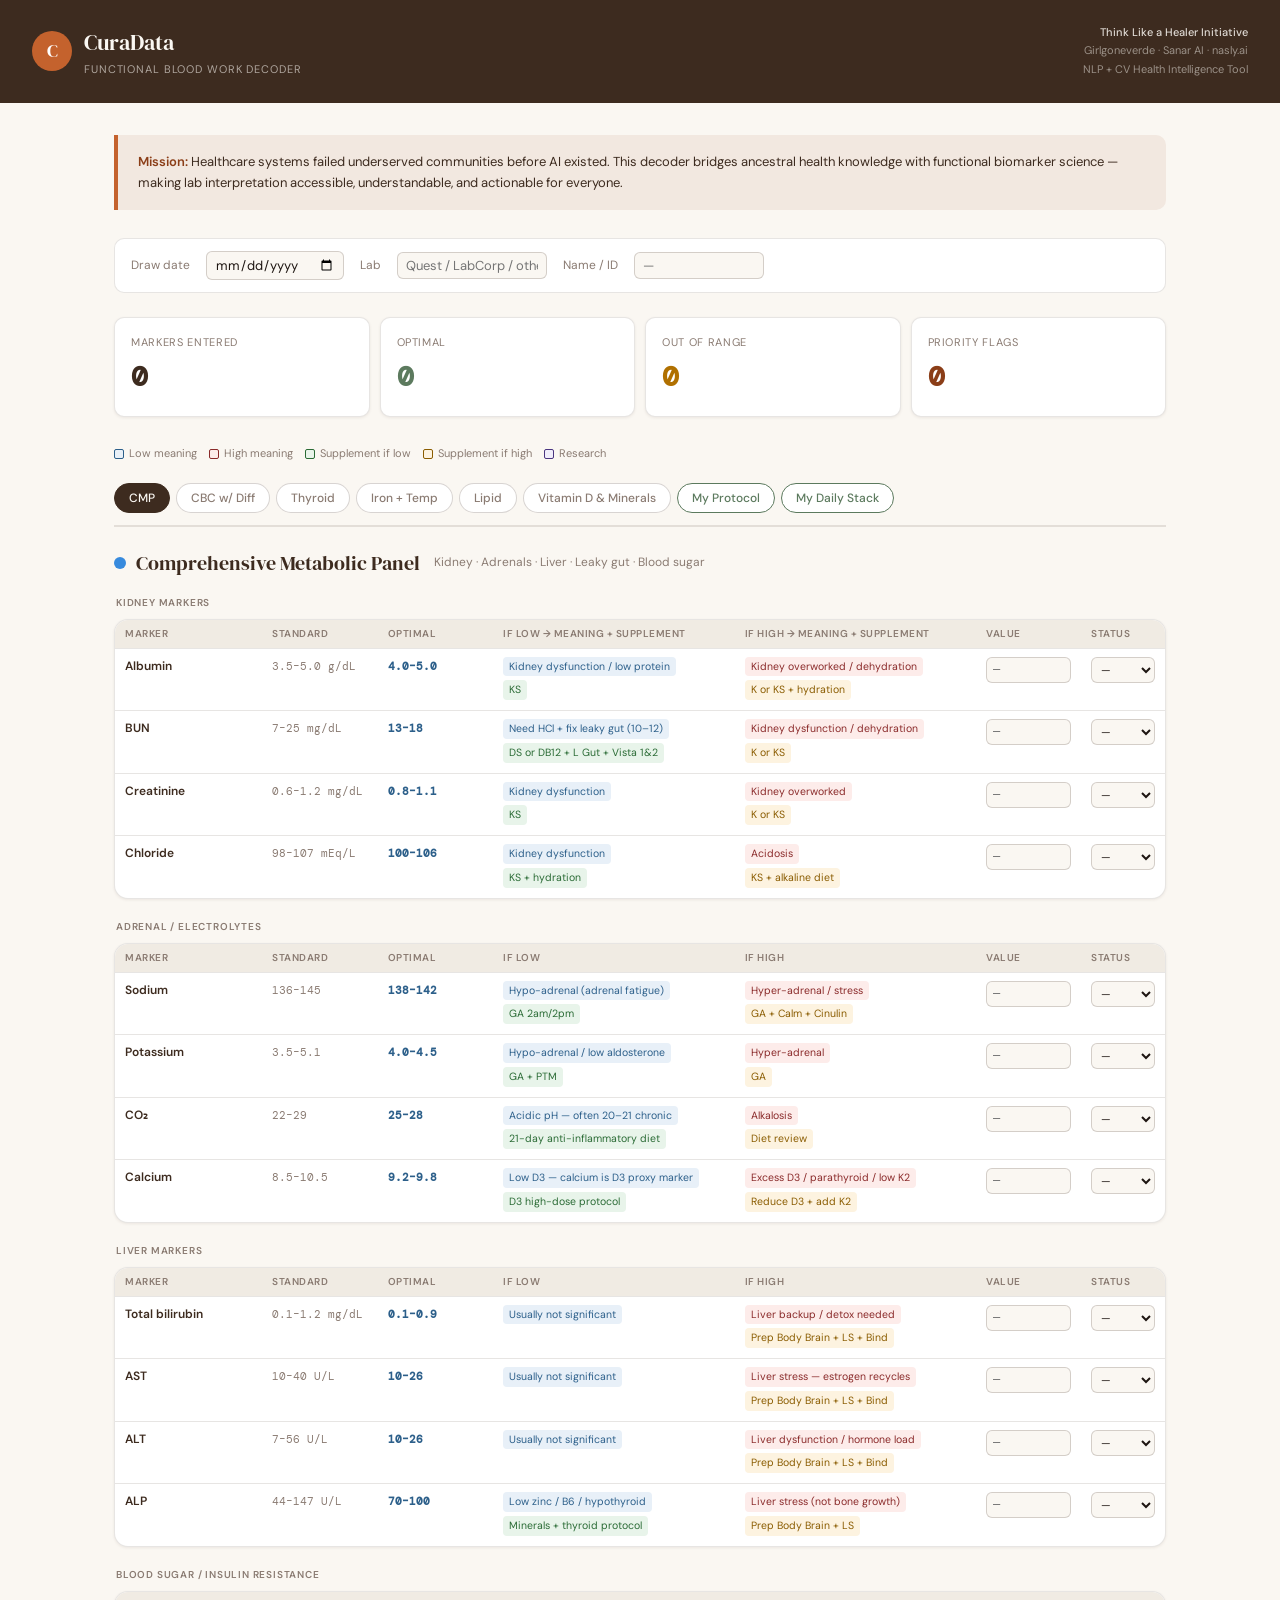
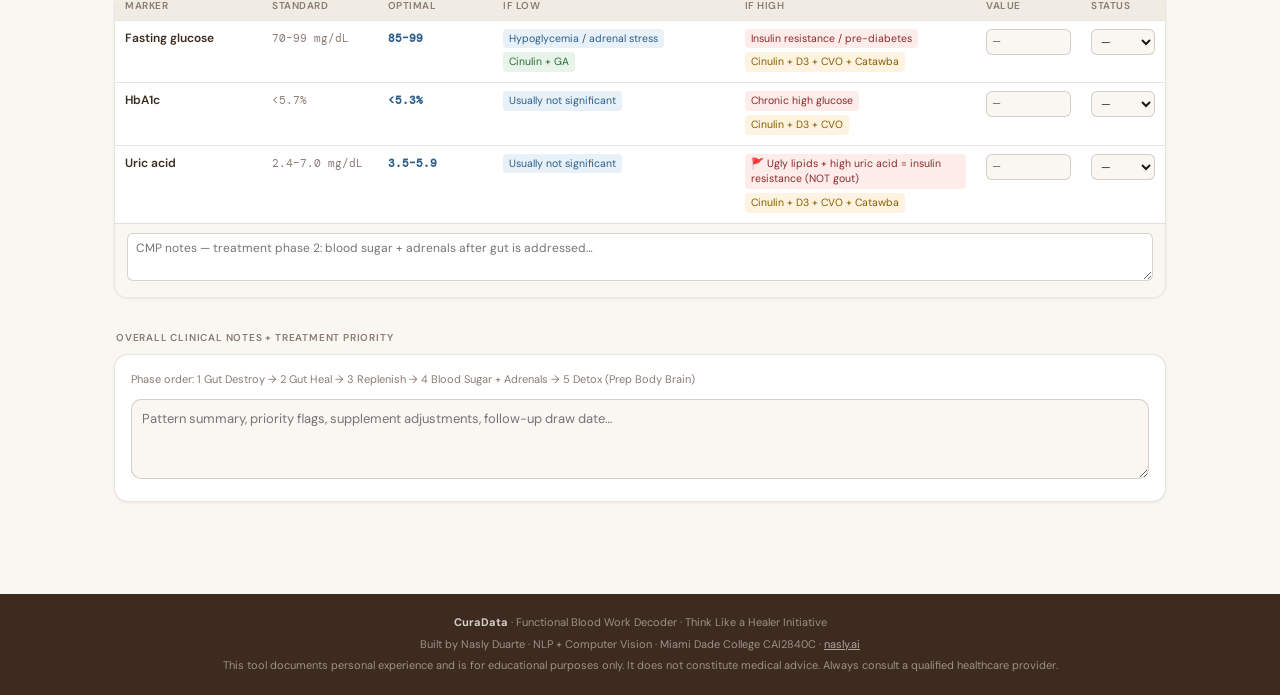
<file: app/bloodwork_decoder.html>
<!DOCTYPE html>
<html lang="en">
<head>
<meta charset="UTF-8">
<meta name="viewport" content="width=device-width, initial-scale=1.0">
<title>CuraData — Functional Blood Work Decoder</title>
<style>
  @import url('https://fonts.googleapis.com/css2?family=DM+Serif+Display:ital@0;1&family=DM+Sans:wght@300;400;500;600&family=DM+Mono:wght@400;500&display=swap');

  :root {
    --terracotta: #C4622D;
    --terracotta-light: #F2E8E0;
    --terracotta-dark: #8B3E18;
    --bark: #3D2B1F;
    --bark-mid: #6B4A35;
    --sage: #5C7A5E;
    --sage-light: #E8F0E8;
    --cream: #FAF7F2;
    --cream-dark: #F0EBE3;
    --ink: #1E1612;
    --muted: #8A7B72;
    --blue-soft: #E8F0F8;
    --blue-text: #2C5F8A;
    --amber-soft: #FDF3E0;
    --amber-text: #8A5C00;
    --green-soft: #E8F4EA;
    --green-text: #2A6B35;
    --red-soft: #FDECEA;
    --red-text: #8A2A2A;
    --purple-soft: #F0EDFB;
    --purple-text: #4A3580;
    --border: rgba(61,43,31,0.12);
    --border-mid: rgba(61,43,31,0.2);
    --shadow-sm: 0 1px 3px rgba(61,43,31,0.08);
    --shadow-md: 0 4px 16px rgba(61,43,31,0.1);
    --r-sm: 6px;
    --r-md: 10px;
    --r-lg: 14px;
  }

  *, *::before, *::after { box-sizing: border-box; margin: 0; padding: 0; }

  body {
    font-family: 'DM Sans', sans-serif;
    background: var(--cream);
    color: var(--ink);
    font-size: 14px;
    line-height: 1.6;
    min-height: 100vh;
  }

  /* HEADER */
  .site-header {
    background: var(--bark);
    color: var(--cream);
    padding: 1.5rem 2rem;
    display: flex;
    align-items: center;
    justify-content: space-between;
    flex-wrap: wrap;
    gap: 1rem;
  }
  .logo-block { display: flex; align-items: center; gap: 12px; }
  .logo-mark {
    width: 40px; height: 40px; border-radius: 50%;
    background: var(--terracotta);
    display: flex; align-items: center; justify-content: center;
    font-family: 'DM Serif Display', serif;
    font-size: 18px; color: white; flex-shrink: 0;
  }
  .logo-text { font-family: 'DM Serif Display', serif; font-size: 22px; color: var(--cream); }
  .logo-sub { font-size: 11px; color: rgba(250,247,242,0.6); letter-spacing: 0.08em; text-transform: uppercase; margin-top: 1px; }
  .header-meta { text-align: right; }
  .header-meta p { font-size: 11px; color: rgba(250,247,242,0.5); }
  .header-meta strong { color: rgba(250,247,242,0.85); font-weight: 500; }

  /* MAIN LAYOUT */
  .container { max-width: 1100px; margin: 0 auto; padding: 2rem 1.5rem; }

  /* MISSION STRIP */
  .mission-strip {
    background: var(--terracotta-light);
    border-left: 4px solid var(--terracotta);
    border-radius: 0 var(--r-md) var(--r-md) 0;
    padding: 1rem 1.25rem;
    margin-bottom: 1.75rem;
    font-size: 13px;
    color: var(--bark);
    line-height: 1.65;
  }
  .mission-strip strong { color: var(--terracotta-dark); font-weight: 600; }

  /* STATS GRID */
  .stats-grid {
    display: grid;
    grid-template-columns: repeat(4, minmax(0, 1fr));
    gap: 10px;
    margin-bottom: 1.75rem;
  }
  .stat-card {
    background: white;
    border: 1px solid var(--border);
    border-radius: var(--r-md);
    padding: 1rem;
    box-shadow: var(--shadow-sm);
  }
  .stat-label { font-size: 11px; color: var(--muted); text-transform: uppercase; letter-spacing: 0.06em; margin-bottom: 4px; }
  .stat-val { font-size: 28px; font-weight: 600; color: var(--bark); font-family: 'DM Mono', monospace; }
  .stat-val.green { color: var(--sage); }
  .stat-val.amber { color: #B07000; }
  .stat-val.red { color: var(--terracotta-dark); }

  /* META ROW */
  .meta-row {
    display: flex; align-items: center; gap: 16px; flex-wrap: wrap;
    margin-bottom: 1.5rem;
    background: white;
    border: 1px solid var(--border);
    border-radius: var(--r-md);
    padding: .75rem 1rem;
  }
  .meta-row label { font-size: 12px; color: var(--muted); white-space: nowrap; }
  .meta-row input {
    font-size: 13px; font-family: 'DM Sans', sans-serif;
    border: 1px solid var(--border-mid); border-radius: var(--r-sm);
    padding: 4px 8px; background: var(--cream); color: var(--ink);
  }
  .meta-row input:focus { outline: none; border-color: var(--terracotta); }

  /* LEGEND */
  .legend {
    display: flex; gap: 12px; flex-wrap: wrap;
    margin-bottom: 1.25rem;
  }
  .leg { display: flex; align-items: center; gap: 5px; font-size: 11px; color: var(--muted); }
  .ld { width: 10px; height: 10px; border-radius: 2px; flex-shrink: 0; }

  /* TAB NAV */
  .tab-nav {
    display: flex; gap: 6px; flex-wrap: wrap;
    margin-bottom: 1.25rem;
    border-bottom: 2px solid var(--border);
    padding-bottom: .75rem;
  }
  .tab-btn {
    font-size: 12px; font-weight: 500; font-family: 'DM Sans', sans-serif;
    padding: 6px 14px; border-radius: 20px;
    border: 1.5px solid var(--border-mid);
    background: white; color: var(--muted);
    cursor: pointer; white-space: nowrap;
    transition: all 0.15s;
  }
  .tab-btn:hover { border-color: var(--terracotta); color: var(--terracotta); }
  .tab-btn.active { background: var(--bark); color: var(--cream); border-color: var(--bark); }
  .tab-btn.protocol { border-color: var(--sage); color: var(--sage); }
  .tab-btn.protocol.active { background: var(--sage); color: white; border-color: var(--sage); }

  .tab-panel { display: none; }
  .tab-panel.active { display: block; }

  /* PANEL HEADER */
  .panel-header {
    display: flex; align-items: center; gap: 10px;
    margin-bottom: 1rem; flex-wrap: wrap;
  }
  .panel-dot { width: 12px; height: 12px; border-radius: 50%; flex-shrink: 0; }
  .panel-title { font-family: 'DM Serif Display', serif; font-size: 20px; color: var(--bark); }
  .panel-sub { font-size: 12px; color: var(--muted); margin-left: 4px; }

  /* SECTION */
  .sec { margin-bottom: 1.25rem; }
  .sec-name {
    font-size: 10px; font-weight: 600; color: var(--muted);
    text-transform: uppercase; letter-spacing: 0.08em;
    margin-bottom: .5rem; padding-left: 2px;
  }

  /* TABLE CARD */
  .tcard {
    background: white;
    border: 1px solid var(--border);
    border-radius: var(--r-lg);
    overflow: hidden;
    margin-bottom: .75rem;
    box-shadow: var(--shadow-sm);
  }
  table { width: 100%; border-collapse: collapse; table-layout: fixed; }
  th {
    font-size: 10px; font-weight: 600; color: var(--muted);
    text-align: left; padding: 6px 10px;
    border-bottom: 1px solid var(--border);
    background: var(--cream-dark);
    text-transform: uppercase; letter-spacing: 0.05em;
  }
  td {
    font-size: 12px; padding: 8px 10px;
    border-bottom: 1px solid var(--border);
    color: var(--ink); vertical-align: top; word-wrap: break-word;
  }
  tr:last-child td { border-bottom: none; }
  tr:hover td { background: rgba(196,98,45,0.03); }
  .mn { font-weight: 600; font-size: 12px; color: var(--bark); }
  .std { font-size: 11px; color: var(--muted); font-family: 'DM Mono', monospace; }
  .opt { font-size: 11px; color: var(--blue-text); font-weight: 600; font-family: 'DM Mono', monospace; }

  /* BADGES */
  .badge {
    display: inline-block; border-radius: 4px;
    padding: 2px 6px; font-size: 10.5px; margin-bottom: 2px;
    line-height: 1.5;
  }
  .lm { background: var(--blue-soft); color: var(--blue-text); }
  .hm { background: var(--red-soft); color: var(--red-text); }
  .sl { background: var(--green-soft); color: var(--green-text); margin-top: 2px; }
  .sh { background: var(--amber-soft); color: var(--amber-text); margin-top: 2px; }
  .res {
    background: var(--purple-soft); color: var(--purple-text);
    cursor: pointer; margin-top: 2px;
  }
  .res:hover { background: #E0D8F8; }

  /* INPUTS */
  .val-in {
    width: 100%; border: 1px solid var(--border-mid);
    border-radius: var(--r-sm); padding: 4px 6px;
    font-size: 12px; font-family: 'DM Mono', monospace;
    background: var(--cream); color: var(--ink);
    transition: border-color 0.15s;
  }
  .val-in:focus { outline: none; border-color: var(--terracotta); background: white; }

  .stat-sel {
    width: 100%; font-size: 11px; font-family: 'DM Sans', sans-serif;
    border: 1px solid var(--border-mid); border-radius: var(--r-sm);
    padding: 4px 5px; background: var(--cream); color: var(--ink);
    cursor: pointer;
  }
  .stat-sel.os { border-color: var(--sage); background: var(--green-soft); color: var(--green-text); }
  .stat-sel.ls { border-color: var(--blue-text); background: var(--blue-soft); color: var(--blue-text); }
  .stat-sel.hs { border-color: var(--terracotta-dark); background: var(--red-soft); color: var(--red-text); }

  /* NOTES */
  .notes-wrap { padding: .6rem .75rem; border-top: 1px solid var(--border); background: var(--cream); }
  .notes-wrap textarea {
    width: 100%; font-size: 12px; font-family: 'DM Sans', sans-serif;
    border: 1px solid var(--border-mid); border-radius: var(--r-sm);
    padding: 6px 8px; resize: vertical; min-height: 48px;
    background: white; color: var(--ink);
  }
  .notes-wrap textarea:focus { outline: none; border-color: var(--terracotta); }

  /* RESEARCH PANELS */
  .rp {
    background: var(--purple-soft);
    border: 1px solid rgba(74,53,128,0.15);
    border-radius: var(--r-md);
    padding: 1rem 1.25rem;
    margin: .5rem 0 .75rem;
    display: none;
  }
  .rp.open { display: block; }
  .rp-title { font-family: 'DM Serif Display', serif; font-size: 15px; color: var(--purple-text); margin-bottom: .5rem; }
  .rp-body { font-size: 12px; color: #3D2B60; line-height: 1.7; }
  .rp-body b { color: var(--purple-text); }
  .b-grid { display: grid; grid-template-columns: repeat(2, minmax(0,1fr)); gap: 8px; margin-top: .6rem; }
  .b-card { background: white; border: 1px solid rgba(74,53,128,0.12); border-radius: var(--r-sm); padding: .6rem .8rem; }
  .b-name { font-size: 12px; font-weight: 600; color: var(--purple-text); margin-bottom: 2px; }
  .b-role { font-size: 11px; color: #5A4A7A; line-height: 1.5; }

  /* TEMP TRACKER */
  .temp-alert {
    background: var(--red-soft);
    border: 1px solid rgba(138,42,42,0.2);
    border-radius: var(--r-md);
    padding: 1rem 1.25rem;
    margin-bottom: 1rem;
  }
  .temp-alert-title { font-size: 13px; font-weight: 600; color: var(--red-text); margin-bottom: .3rem; }
  .temp-alert p { font-size: 12px; color: #6B2020; line-height: 1.65; }
  .temp-grid { display: grid; grid-template-columns: repeat(3, minmax(0,1fr)); gap: 8px; margin-bottom: .75rem; }
  .temp-entry {
    background: white; border: 1px solid var(--border);
    border-radius: var(--r-md); padding: .75rem;
    box-shadow: var(--shadow-sm);
  }
  .temp-entry label { font-size: 11px; color: var(--muted); display: block; margin-bottom: 3px; }
  .temp-input {
    width: 100%; border: 1px solid var(--border-mid);
    border-radius: var(--r-sm); padding: 4px 6px;
    font-size: 13px; font-family: 'DM Mono', monospace;
    background: var(--cream); color: var(--ink); text-align: center;
    margin-bottom: 4px;
  }
  .temp-status { font-size: 11px; text-align: center; font-weight: 500; min-height: 16px; }
  .temp-key {
    background: white; border: 1px solid var(--border);
    border-radius: var(--r-md); padding: .75rem 1rem;
    font-size: 12px; color: var(--muted); line-height: 1.8;
    margin-bottom: .75rem;
  }
  .temp-key b { color: var(--ink); }
  .add-btn {
    font-size: 12px; font-family: 'DM Sans', sans-serif;
    border: 1.5px dashed var(--border-mid);
    border-radius: var(--r-sm); padding: 5px 14px;
    background: transparent; color: var(--muted);
    cursor: pointer; margin-bottom: 1rem;
  }
  .add-btn:hover { border-color: var(--terracotta); color: var(--terracotta); }

  /* PROTOCOL TAB */
  .proto-section { margin-bottom: 1.75rem; }
  .proto-section-title {
    font-family: 'DM Serif Display', serif;
    font-size: 17px; color: var(--bark);
    border-bottom: 2px solid var(--terracotta-light);
    padding-bottom: .4rem; margin-bottom: .75rem;
  }
  .proto-card {
    background: white; border: 1px solid var(--border);
    border-radius: var(--r-lg); padding: 1.25rem;
    margin-bottom: .75rem; box-shadow: var(--shadow-sm);
  }
  .proto-card h4 { font-size: 13px; font-weight: 600; color: var(--bark); margin-bottom: .35rem; }
  .proto-card p { font-size: 12px; color: #5A4A40; line-height: 1.7; margin-bottom: .5rem; }
  .proto-card p:last-child { margin-bottom: 0; }
  .proto-card p b { color: var(--bark); }

  .quote-block {
    border-left: 4px solid var(--sage);
    padding: .75rem 1.25rem;
    margin-bottom: 1.25rem;
    background: var(--sage-light);
    border-radius: 0 var(--r-md) var(--r-md) 0;
  }
  .quote-block p { font-family: 'DM Serif Display', serif; font-size: 14px; color: #2A4A2C; line-height: 1.7; font-style: italic; }

  .mag-grid { display: grid; grid-template-columns: repeat(2, minmax(0,1fr)); gap: 8px; margin-top: .6rem; }
  .mag-card {
    background: var(--cream-dark); border: 1px solid var(--border);
    border-radius: var(--r-sm); padding: .65rem .85rem;
  }
  .mag-card.highlight { background: var(--sage-light); border-color: rgba(92,122,94,0.3); }
  .mag-name { font-size: 12px; font-weight: 600; color: var(--bark); margin-bottom: 2px; }
  .mag-card.highlight .mag-name { color: var(--sage); }
  .mag-use { font-size: 11px; color: var(--muted); line-height: 1.5; }

  .corrected-row { background: rgba(92,122,94,0.06); }
  .corrected-badge { font-size: 9px; color: var(--sage); font-weight: 600; text-transform: uppercase; letter-spacing: 0.05em; }

  /* FOOTER */
  .site-footer {
    background: var(--bark); color: rgba(250,247,242,0.5);
    text-align: center; padding: 1.25rem 2rem;
    font-size: 11px; margin-top: 3rem;
  }
  .site-footer strong { color: rgba(250,247,242,0.8); }

  @media (max-width: 640px) {
    .stats-grid { grid-template-columns: repeat(2,1fr); }
    .temp-grid { grid-template-columns: repeat(2,1fr); }
    .b-grid { grid-template-columns: 1fr; }
    .mag-grid { grid-template-columns: 1fr; }
    th:nth-child(3), td:nth-child(3) { display: none; }
  }
</style>
</head>
<body>

<header class="site-header">
  <div class="logo-block">
    <div class="logo-mark">C</div>
    <div>
      <div class="logo-text">CuraData</div>
      <div class="logo-sub">Functional Blood Work Decoder</div>
    </div>
  </div>
  <div class="header-meta">
    <p><strong>Think Like a Healer Initiative</strong></p>
    <p>Girlgoneverde · Sanar AI · nasly.ai</p>
    <p style="margin-top:2px">NLP + CV Health Intelligence Tool</p>
  </div>
</header>

<div class="container">

  <div class="mission-strip">
    <strong>Mission:</strong> Healthcare systems failed underserved communities before AI existed. This decoder bridges ancestral health knowledge with functional biomarker science — making lab interpretation accessible, understandable, and actionable for everyone.
  </div>

  <div class="meta-row">
    <label>Draw date</label><input type="date" id="drawDate">
    <label>Lab</label><input type="text" placeholder="Quest / LabCorp / other" style="width:150px">
    <label>Name / ID</label><input type="text" placeholder="—" style="width:130px">
  </div>

  <div class="stats-grid">
    <div class="stat-card"><div class="stat-label">Markers entered</div><div class="stat-val" id="s0">0</div></div>
    <div class="stat-card"><div class="stat-label">Optimal</div><div class="stat-val green" id="s1">0</div></div>
    <div class="stat-card"><div class="stat-label">Out of range</div><div class="stat-val amber" id="s2">0</div></div>
    <div class="stat-card"><div class="stat-label">Priority flags</div><div class="stat-val red" id="s3">0</div></div>
  </div>

  <div class="legend">
    <div class="leg"><div class="ld" style="background:var(--blue-soft);border:1px solid var(--blue-text)"></div>Low meaning</div>
    <div class="leg"><div class="ld" style="background:var(--red-soft);border:1px solid var(--red-text)"></div>High meaning</div>
    <div class="leg"><div class="ld" style="background:var(--green-soft);border:1px solid var(--green-text)"></div>Supplement if low</div>
    <div class="leg"><div class="ld" style="background:var(--amber-soft);border:1px solid var(--amber-text)"></div>Supplement if high</div>
    <div class="leg"><div class="ld" style="background:var(--purple-soft);border:1px solid var(--purple-text)"></div>Research</div>
  </div>

  <div class="tab-nav">
    <button class="tab-btn active" onclick="showTab('cmp',this)">CMP</button>
    <button class="tab-btn" onclick="showTab('cbc',this)">CBC w/ Diff</button>
    <button class="tab-btn" onclick="showTab('thyroid',this)">Thyroid</button>
    <button class="tab-btn" onclick="showTab('iron',this)">Iron + Temp</button>
    <button class="tab-btn" onclick="showTab('lipid',this)">Lipid</button>
    <button class="tab-btn" onclick="showTab('vitamind',this)">Vitamin D &amp; Minerals</button>
    <button class="tab-btn protocol" onclick="showTab('protocol',this)">My Protocol</button>
    <button class="tab-btn protocol" onclick="showTab('mystack',this)">My Daily Stack</button>
  </div>

  <!-- CMP -->
  <div class="tab-panel active" id="tab-cmp">
    <div class="panel-header">
      <div class="panel-dot" style="background:#378ADD"></div>
      <span class="panel-title">Comprehensive Metabolic Panel</span>
      <span class="panel-sub">Kidney · Adrenals · Liver · Leaky gut · Blood sugar</span>
    </div>

    <div class="sec"><div class="sec-name">Kidney markers</div>
    <div class="tcard"><table>
      <tr><th style="width:14%">Marker</th><th style="width:11%">Standard</th><th style="width:11%">Optimal</th><th style="width:23%">If LOW → meaning + supplement</th><th style="width:23%">If HIGH → meaning + supplement</th><th style="width:10%">Value</th><th style="width:8%">Status</th></tr>
      <tr><td><span class="mn">Albumin</span></td><td><span class="std">3.5–5.0 g/dL</span></td><td><span class="opt">4.0–5.0</span></td><td><span class="badge lm">Kidney dysfunction / low protein</span><br><span class="badge sl">KS</span></td><td><span class="badge hm">Kidney overworked / dehydration</span><br><span class="badge sh">K or KS + hydration</span></td><td><input class="val-in" type="text" placeholder="—" oninput="upd()"></td><td><select class="stat-sel" onchange="ss(this);upd()"><option value="na">—</option><option value="opt">Optimal</option><option value="low">Low</option><option value="high">High</option></select></td></tr>
      <tr><td><span class="mn">BUN</span></td><td><span class="std">7–25 mg/dL</span></td><td><span class="opt">13–18</span></td><td><span class="badge lm">Need HCl + fix leaky gut (10–12)</span><br><span class="badge sl">DS or DB12 + L Gut + Vista 1&amp;2</span></td><td><span class="badge hm">Kidney dysfunction / dehydration</span><br><span class="badge sh">K or KS</span></td><td><input class="val-in" type="text" placeholder="—" oninput="upd()"></td><td><select class="stat-sel" onchange="ss(this);upd()"><option value="na">—</option><option value="opt">Optimal</option><option value="low">Low</option><option value="high">High</option></select></td></tr>
      <tr><td><span class="mn">Creatinine</span></td><td><span class="std">0.6–1.2 mg/dL</span></td><td><span class="opt">0.8–1.1</span></td><td><span class="badge lm">Kidney dysfunction</span><br><span class="badge sl">KS</span></td><td><span class="badge hm">Kidney overworked</span><br><span class="badge sh">K or KS</span></td><td><input class="val-in" type="text" placeholder="—" oninput="upd()"></td><td><select class="stat-sel" onchange="ss(this);upd()"><option value="na">—</option><option value="opt">Optimal</option><option value="low">Low</option><option value="high">High</option></select></td></tr>
      <tr><td><span class="mn">Chloride</span></td><td><span class="std">98–107 mEq/L</span></td><td><span class="opt">100–106</span></td><td><span class="badge lm">Kidney dysfunction</span><br><span class="badge sl">KS + hydration</span></td><td><span class="badge hm">Acidosis</span><br><span class="badge sh">KS + alkaline diet</span></td><td><input class="val-in" type="text" placeholder="—" oninput="upd()"></td><td><select class="stat-sel" onchange="ss(this);upd()"><option value="na">—</option><option value="opt">Optimal</option><option value="low">Low</option><option value="high">High</option></select></td></tr>
    </table></div></div>

    <div class="sec"><div class="sec-name">Adrenal / electrolytes</div>
    <div class="tcard"><table>
      <tr><th style="width:14%">Marker</th><th style="width:11%">Standard</th><th style="width:11%">Optimal</th><th style="width:23%">If LOW</th><th style="width:23%">If HIGH</th><th style="width:10%">Value</th><th style="width:8%">Status</th></tr>
      <tr><td><span class="mn">Sodium</span></td><td><span class="std">136–145</span></td><td><span class="opt">138–142</span></td><td><span class="badge lm">Hypo-adrenal (adrenal fatigue)</span><br><span class="badge sl">GA 2am/2pm</span></td><td><span class="badge hm">Hyper-adrenal / stress</span><br><span class="badge sh">GA + Calm + Cinulin</span></td><td><input class="val-in" type="text" placeholder="—" oninput="upd()"></td><td><select class="stat-sel" onchange="ss(this);upd()"><option value="na">—</option><option value="opt">Optimal</option><option value="low">Low</option><option value="high">High</option></select></td></tr>
      <tr><td><span class="mn">Potassium</span></td><td><span class="std">3.5–5.1</span></td><td><span class="opt">4.0–4.5</span></td><td><span class="badge lm">Hypo-adrenal / low aldosterone</span><br><span class="badge sl">GA + PTM</span></td><td><span class="badge hm">Hyper-adrenal</span><br><span class="badge sh">GA</span></td><td><input class="val-in" type="text" placeholder="—" oninput="upd()"></td><td><select class="stat-sel" onchange="ss(this);upd()"><option value="na">—</option><option value="opt">Optimal</option><option value="low">Low</option><option value="high">High</option></select></td></tr>
      <tr><td><span class="mn">CO₂</span></td><td><span class="std">22–29</span></td><td><span class="opt">25–28</span></td><td><span class="badge lm">Acidic pH — often 20–21 chronic</span><br><span class="badge sl">21-day anti-inflammatory diet</span></td><td><span class="badge hm">Alkalosis</span><br><span class="badge sh">Diet review</span></td><td><input class="val-in" type="text" placeholder="—" oninput="upd()"></td><td><select class="stat-sel" onchange="ss(this);upd()"><option value="na">—</option><option value="opt">Optimal</option><option value="low">Low</option><option value="high">High</option></select></td></tr>
      <tr><td><span class="mn">Calcium</span></td><td><span class="std">8.5–10.5</span></td><td><span class="opt">9.2–9.8</span></td><td><span class="badge lm">Low D3 — calcium is D3 proxy marker</span><br><span class="badge sl">D3 high-dose protocol</span></td><td><span class="badge hm">Excess D3 / parathyroid / low K2</span><br><span class="badge sh">Reduce D3 + add K2</span></td><td><input class="val-in" type="text" placeholder="—" oninput="upd()"></td><td><select class="stat-sel" onchange="ss(this);upd()"><option value="na">—</option><option value="opt">Optimal</option><option value="low">Low</option><option value="high">High</option></select></td></tr>
    </table></div></div>

    <div class="sec"><div class="sec-name">Liver markers</div>
    <div class="tcard"><table>
      <tr><th style="width:14%">Marker</th><th style="width:11%">Standard</th><th style="width:11%">Optimal</th><th style="width:23%">If LOW</th><th style="width:23%">If HIGH</th><th style="width:10%">Value</th><th style="width:8%">Status</th></tr>
      <tr><td><span class="mn">Total bilirubin</span></td><td><span class="std">0.1–1.2 mg/dL</span></td><td><span class="opt">0.1–0.9</span></td><td><span class="badge lm">Usually not significant</span></td><td><span class="badge hm">Liver backup / detox needed</span><br><span class="badge sh">Prep Body Brain + LS + Bind</span></td><td><input class="val-in" type="text" placeholder="—" oninput="upd()"></td><td><select class="stat-sel" onchange="ss(this);upd()"><option value="na">—</option><option value="opt">Optimal</option><option value="low">Low</option><option value="high">High</option></select></td></tr>
      <tr><td><span class="mn">AST</span></td><td><span class="std">10–40 U/L</span></td><td><span class="opt">10–26</span></td><td><span class="badge lm">Usually not significant</span></td><td><span class="badge hm">Liver stress — estrogen recycles</span><br><span class="badge sh">Prep Body Brain + LS + Bind</span></td><td><input class="val-in" type="text" placeholder="—" oninput="upd()"></td><td><select class="stat-sel" onchange="ss(this);upd()"><option value="na">—</option><option value="opt">Optimal</option><option value="low">Low</option><option value="high">High</option></select></td></tr>
      <tr><td><span class="mn">ALT</span></td><td><span class="std">7–56 U/L</span></td><td><span class="opt">10–26</span></td><td><span class="badge lm">Usually not significant</span></td><td><span class="badge hm">Liver dysfunction / hormone load</span><br><span class="badge sh">Prep Body Brain + LS + Bind</span></td><td><input class="val-in" type="text" placeholder="—" oninput="upd()"></td><td><select class="stat-sel" onchange="ss(this);upd()"><option value="na">—</option><option value="opt">Optimal</option><option value="low">Low</option><option value="high">High</option></select></td></tr>
      <tr><td><span class="mn">ALP</span></td><td><span class="std">44–147 U/L</span></td><td><span class="opt">70–100</span></td><td><span class="badge lm">Low zinc / B6 / hypothyroid</span><br><span class="badge sl">Minerals + thyroid protocol</span></td><td><span class="badge hm">Liver stress (not bone growth)</span><br><span class="badge sh">Prep Body Brain + LS</span></td><td><input class="val-in" type="text" placeholder="—" oninput="upd()"></td><td><select class="stat-sel" onchange="ss(this);upd()"><option value="na">—</option><option value="opt">Optimal</option><option value="low">Low</option><option value="high">High</option></select></td></tr>
    </table></div></div>

    <div class="sec"><div class="sec-name">Blood sugar / insulin resistance</div>
    <div class="tcard"><table>
      <tr><th style="width:14%">Marker</th><th style="width:11%">Standard</th><th style="width:11%">Optimal</th><th style="width:23%">If LOW</th><th style="width:23%">If HIGH</th><th style="width:10%">Value</th><th style="width:8%">Status</th></tr>
      <tr><td><span class="mn">Fasting glucose</span></td><td><span class="std">70–99 mg/dL</span></td><td><span class="opt">85–99</span></td><td><span class="badge lm">Hypoglycemia / adrenal stress</span><br><span class="badge sl">Cinulin + GA</span></td><td><span class="badge hm">Insulin resistance / pre-diabetes</span><br><span class="badge sh">Cinulin + D3 + CVO + Catawba</span></td><td><input class="val-in" type="text" placeholder="—" oninput="upd()"></td><td><select class="stat-sel" onchange="ss(this);upd()"><option value="na">—</option><option value="opt">Optimal</option><option value="low">Low</option><option value="high">High</option></select></td></tr>
      <tr><td><span class="mn">HbA1c</span></td><td><span class="std">&lt;5.7%</span></td><td><span class="opt">&lt;5.3%</span></td><td><span class="badge lm">Usually not significant</span></td><td><span class="badge hm">Chronic high glucose</span><br><span class="badge sh">Cinulin + D3 + CVO</span></td><td><input class="val-in" type="text" placeholder="—" oninput="upd()"></td><td><select class="stat-sel" onchange="ss(this);upd()"><option value="na">—</option><option value="opt">Optimal</option><option value="low">Low</option><option value="high">High</option></select></td></tr>
      <tr><td><span class="mn">Uric acid</span></td><td><span class="std">2.4–7.0 mg/dL</span></td><td><span class="opt">3.5–5.9</span></td><td><span class="badge lm">Usually not significant</span></td><td><span class="badge hm">🚩 Ugly lipids + high uric acid = insulin resistance (NOT gout)</span><br><span class="badge sh">Cinulin + D3 + CVO + Catawba</span></td><td><input class="val-in" type="text" placeholder="—" oninput="upd()"></td><td><select class="stat-sel" onchange="ss(this);upd()"><option value="na">—</option><option value="opt">Optimal</option><option value="low">Low</option><option value="high">High</option></select></td></tr>
    </table>
    <div class="notes-wrap"><textarea placeholder="CMP notes — treatment phase 2: blood sugar + adrenals after gut is addressed…"></textarea></div>
    </div></div>
  </div>

  <!-- CBC -->
  <div class="tab-panel" id="tab-cbc">
    <div class="panel-header">
      <div class="panel-dot" style="background:#6B7280"></div>
      <span class="panel-title">CBC with Differential</span>
      <span class="panel-sub">Always order WITH differential — without it you're missing the full picture</span>
    </div>
    <div class="sec"><div class="sec-name">Anemia pattern — RBC markers</div>
    <div class="tcard"><table>
      <tr><th style="width:14%">Marker</th><th style="width:11%">Standard</th><th style="width:11%">Optimal</th><th style="width:23%">If LOW</th><th style="width:23%">If HIGH</th><th style="width:10%">Value</th><th style="width:8%">Status</th></tr>
      <tr><td><span class="mn">RBC</span></td><td><span class="std">4.2–5.9 M/µL</span></td><td><span class="opt">4.5–5.5</span></td><td><span class="badge lm">Iron deficiency anemia</span><br><span class="badge sl">Ferrex 150 + Vit C</span></td><td><span class="badge hm">B vitamin / methylation issue</span><br><span class="badge res" onclick="toggleR('methyl')">Research methylation ▾</span></td><td><input class="val-in" type="text" placeholder="—" oninput="upd()"></td><td><select class="stat-sel" onchange="ss(this);upd()"><option value="na">—</option><option value="opt">Optimal</option><option value="low">Low</option><option value="high">High</option></select></td></tr>
      <tr><td><span class="mn">Hemoglobin</span></td><td><span class="std">12–17.5 g/dL</span></td><td><span class="opt">13–15 (F) / 14–17 (M)</span></td><td><span class="badge lm">Iron deficiency anemia</span><br><span class="badge sl">Ferrex 150 + Vit C daily</span></td><td><span class="badge hm">Dehydration / polycythemia</span></td><td><input class="val-in" type="text" placeholder="—" oninput="upd()"></td><td><select class="stat-sel" onchange="ss(this);upd()"><option value="na">—</option><option value="opt">Optimal</option><option value="low">Low</option><option value="high">High</option></select></td></tr>
      <tr><td><span class="mn">MCV</span></td><td><span class="std">80–100 fL</span></td><td><span class="opt">85–95</span></td><td><span class="badge lm">Iron deficiency (small cells)</span><br><span class="badge sl">Ferrex 150 + Vit C</span></td><td><span class="badge hm">B12/folate deficiency (large cells)</span><br><span class="badge res" onclick="toggleR('bvits')">Research B vitamins ▾</span></td><td><input class="val-in" type="text" placeholder="—" oninput="upd()"></td><td><select class="stat-sel" onchange="ss(this);upd()"><option value="na">—</option><option value="opt">Optimal</option><option value="low">Low</option><option value="high">High</option></select></td></tr>
      <tr><td><span class="mn">MCH</span></td><td><span class="std">27–33 pg</span></td><td><span class="opt">28–32</span></td><td><span class="badge lm">Iron deficiency</span><br><span class="badge sl">Ferrex 150 + Vit C</span></td><td><span class="badge hm">B12/folate/methylation</span><br><span class="badge res" onclick="toggleR('methyl')">Research methylation ▾</span></td><td><input class="val-in" type="text" placeholder="—" oninput="upd()"></td><td><select class="stat-sel" onchange="ss(this);upd()"><option value="na">—</option><option value="opt">Optimal</option><option value="low">Low</option><option value="high">High</option></select></td></tr>
      <tr><td><span class="mn">Platelets</span></td><td><span class="std">150–400 K/µL</span></td><td><span class="opt">175–350</span></td><td><span class="badge lm">Bleeding risk / B12/folate</span><br><span class="badge res" onclick="toggleR('bvits')">Research B vitamins ▾</span></td><td><span class="badge hm">Inflammation / clotting risk</span><br><span class="badge sh">Anti-inflammatory diet + CVO</span></td><td><input class="val-in" type="text" placeholder="—" oninput="upd()"></td><td><select class="stat-sel" onchange="ss(this);upd()"><option value="na">—</option><option value="opt">Optimal</option><option value="low">Low</option><option value="high">High</option></select></td></tr>
    </table>
    <div class="rp" id="rp-methyl">
      <div class="rp-title">What is methylation?</div>
      <div class="rp-body">
        <p><b>Methylation</b> is a biochemical process that happens over a billion times per second in every cell. It acts as an on/off switch for gene expression, detox, hormone metabolism, and brain chemistry by adding a methyl group (one carbon + three hydrogens) to DNA and proteins.</p>
        <p style="margin-top:.5rem"><b>Why it matters for labs:</b> When RBC, MCV, or MCH are elevated, it often signals B vitamins aren't being properly utilized — a methylation failure, not a deficiency. The body has the vitamin but can't convert it to its active usable form.</p>
        <p style="margin-top:.5rem"><b>MTHFR gene mutation</b> is the most common cause — it reduces folate conversion by 30–70%. Standard folic acid in most supplements is essentially useless for those affected. The C677T and A1298C variants are most common.</p>
        <p style="margin-top:.5rem"><b>Signs of poor methylation:</b> fatigue, brain fog, depression, anxiety, high homocysteine, elevated MCV/MCH, poor detox, chemical sensitivities, recurrent pregnancy loss.</p>
        <p style="margin-top:.5rem"><b>What supports methylation:</b> methylated B12 (methylcobalamin), methylated folate (5-MTHF), B6 (P5P form), riboflavin (B2), magnesium, zinc. Test for MTHFR via 23andMe or dedicated genetic panels.</p>
      </div>
    </div>
    <div class="rp" id="rp-bvits">
      <div class="rp-title">The 8 recognized B vitamins — what each one does</div>
      <div class="rp-body">
        <p style="margin-bottom:.5rem">The B vitamin family was originally numbered 1–16 but several were retired when researchers discovered they weren't essential vitamins. The 8 currently recognized:</p>
        <div class="b-grid">
          <div class="b-card"><div class="b-name">B1 — Thiamine</div><div class="b-role">Energy from carbohydrates. Critical for nerve and brain function. Depleted by alcohol and refined carbs.</div></div>
          <div class="b-card"><div class="b-name">B2 — Riboflavin</div><div class="b-role">Required for MTHFR enzyme function — critical for methylation. Deficiency shows as cracked lips, light sensitivity, fatigue.</div></div>
          <div class="b-card"><div class="b-name">B3 — Niacin</div><div class="b-role">NAD+ production for energy and DNA repair. Known to raise HDL cholesterol. High-dose causes a harmless "flush."</div></div>
          <div class="b-card"><div class="b-name">B5 — Pantothenic acid</div><div class="b-role">Coenzyme A for fat/carb metabolism. Supports adrenal cortisol production — the "anti-stress vitamin."</div></div>
          <div class="b-card"><div class="b-name">B6 — Pyridoxine (P5P)</div><div class="b-role">100+ enzyme reactions including serotonin, dopamine, GABA synthesis. Essential for hemoglobin. P5P is the active form.</div></div>
          <div class="b-card"><div class="b-name">B7 — Biotin</div><div class="b-role">Hair, skin, nails, glucose metabolism. <b>High-dose biotin (5mg+) falsely skews thyroid/hormone labs</b> — stop 72hrs before any draw.</div></div>
          <div class="b-card"><div class="b-name">B9 — Folate (5-MTHF)</div><div class="b-role">DNA synthesis, red blood cells, methylation. <b>Folic acid ≠ folate</b> — requires MTHFR conversion. Large red cells = folate/B12 issue.</div></div>
          <div class="b-card"><div class="b-name">B12 — Cobalamin (methylcobalamin)</div><div class="b-role">Nerve myelin, DNA synthesis, methylation cycle. Vegans and low stomach acid = highest risk. <b>Sublingual or methylcobalamin bypasses absorption issues.</b></div></div>
        </div>
        <p style="margin-top:.6rem;font-size:10.5px;color:#5A4A7A">Retired numbers: B4 (adenine), B8 (inositol), B10 (PABA), B11, B13, B15, B16, B17 — removed as they didn't meet criteria of essential human vitamins.</p>
      </div>
    </div>
    </div></div>

    <div class="sec"><div class="sec-name">Differential — immune pattern</div>
    <div class="tcard"><table>
      <tr><th style="width:14%">Marker</th><th style="width:11%">Standard</th><th style="width:11%">Optimal</th><th style="width:23%">If LOW</th><th style="width:23%">If HIGH</th><th style="width:10%">Value</th><th style="width:8%">Status</th></tr>
      <tr><td><span class="mn">WBC</span></td><td><span class="std">4.5–11.0</span></td><td><span class="opt">5.0–8.0</span></td><td><span class="badge lm">Immune suppression</span><br><span class="badge sl">Gold + Vivi + D3</span></td><td><span class="badge hm">Low-grade infection — go to differential</span></td><td><input class="val-in" type="text" placeholder="—" oninput="upd()"></td><td><select class="stat-sel" onchange="ss(this);upd()"><option value="na">—</option><option value="opt">Optimal</option><option value="low">Low</option><option value="high">High</option></select></td></tr>
      <tr><td><span class="mn">Neutrophils</span></td><td><span class="std">50–70%</span></td><td><span class="opt">~60% (bacteria)</span></td><td><span class="badge lm">Viral more likely</span><br><span class="badge sl">Vivi 3/day x10d → 1/day x30d</span></td><td><span class="badge hm">&gt;73% = bacterial infection</span><br><span class="badge sh">Bactrex 2 AM / 2 PM</span></td><td><input class="val-in" type="text" placeholder="—" oninput="upd()"></td><td><select class="stat-sel" onchange="ss(this);upd()"><option value="na">—</option><option value="opt">Optimal</option><option value="low">Low</option><option value="high">High</option></select></td></tr>
      <tr><td><span class="mn">Lymphocytes</span></td><td><span class="std">20–40%</span></td><td><span class="opt">~30% (2:1 ratio)</span></td><td><span class="badge lm">Immune depletion</span><br><span class="badge sl">Gold + Vivi + D3</span></td><td><span class="badge hm">1:1 ratio = active autoimmune flare</span><br><span class="badge sh">Vivi + GA + anti-inflammatory</span></td><td><input class="val-in" type="text" placeholder="—" oninput="upd()"></td><td><select class="stat-sel" onchange="ss(this);upd()"><option value="na">—</option><option value="opt">Optimal</option><option value="low">Low</option><option value="high">High</option></select></td></tr>
      <tr><td><span class="mn">Monocytes</span></td><td><span class="std">2–8%</span></td><td><span class="opt">&lt;8%</span></td><td><span class="badge lm">Usually not significant</span></td><td><span class="badge hm">🚩 ≥10% = EBV / chronic fatigue (ever had mono?)</span><br><span class="badge sh">Vivi 3/day x10d → 1/day x30d</span></td><td><input class="val-in" type="text" placeholder="—" oninput="upd()"></td><td><select class="stat-sel" onchange="ss(this);upd()"><option value="na">—</option><option value="opt">Optimal</option><option value="low">Low</option><option value="high">High</option></select></td></tr>
      <tr><td><span class="mn">Eosinophils</span></td><td><span class="std">1–4%</span></td><td><span class="opt">&lt;3%</span></td><td><span class="badge lm">Usually not significant</span></td><td><span class="badge hm">🚩 &gt;3% = food allergies AND/OR parasites</span><br><span class="badge sh">VRMs 1&amp;3 AM / 2&amp;4 PM + WO + Bind (10on/5off x4)</span></td><td><input class="val-in" type="text" placeholder="—" oninput="upd()"></td><td><select class="stat-sel" onchange="ss(this);upd()"><option value="na">—</option><option value="opt">Optimal</option><option value="low">Low</option><option value="high">High</option></select></td></tr>
    </table>
    <div class="notes-wrap"><textarea placeholder="CBC notes — 2:1 neutrophil:lymphocyte = no active flare | 1:1 = active autoimmune | Eosinophils >3% = gut destroy | Monocytes ≥10% = EBV…"></textarea></div>
    </div></div>
  </div>

  <!-- THYROID -->
  <div class="tab-panel" id="tab-thyroid">
    <div class="panel-header">
      <div class="panel-dot" style="background:#7F77DD"></div>
      <span class="panel-title">Thyroid Panel</span>
      <span class="panel-sub">Fix adrenals → pituitary → thyroid in order (GA → GB → GF)</span>
    </div>
    <div class="tcard"><table>
      <tr><th style="width:14%">Marker</th><th style="width:11%">Standard</th><th style="width:11%">Optimal</th><th style="width:23%">If LOW</th><th style="width:23%">If HIGH</th><th style="width:10%">Value</th><th style="width:8%">Status</th></tr>
      <tr><td><span class="mn">TSH</span></td><td><span class="std">0.4–4.5</span></td><td><span class="opt">1.0–2.0</span></td><td><span class="badge lm">Hyperthyroid / overmedicated</span><br><span class="badge sl">Review meds — GA + GF</span></td><td><span class="badge hm">Hypothyroid — thyroid struggling</span><br><span class="badge sh">GA + GB + GF 2am/2pm | CX topicals</span></td><td><input class="val-in" type="text" placeholder="—" oninput="upd()"></td><td><select class="stat-sel" onchange="ss(this);upd()"><option value="na">—</option><option value="opt">Optimal</option><option value="low">Low</option><option value="high">High</option></select></td></tr>
      <tr><td><span class="mn">Free T4</span></td><td><span class="std">0.8–1.8 ng/dL</span></td><td><span class="opt">1.1–1.7</span></td><td><span class="badge lm">Hypothyroid / poor T4 raw material</span><br><span class="badge sl">GA + GB + GF + CX-GA/CX-GF topical</span></td><td><span class="badge hm">Hyperthyroid / overmedicated</span><br><span class="badge sh">Review dosing</span></td><td><input class="val-in" type="text" placeholder="—" oninput="upd()"></td><td><select class="stat-sel" onchange="ss(this);upd()"><option value="na">—</option><option value="opt">Optimal</option><option value="low">Low</option><option value="high">High</option></select></td></tr>
      <tr><td><span class="mn">Free T3</span></td><td><span class="std">2.3–4.2 pg/mL</span></td><td><span class="opt">3.0–4.0 (upper half)</span></td><td><span class="badge lm">🚩 Poor T4→T3 conversion — iron + selenium + zinc depleted</span><br><span class="badge sl">GA + GF + Selenium 200mcg + Zinc + iron protocol</span></td><td><span class="badge hm">Hyperthyroid</span><br><span class="badge sh">Review meds</span></td><td><input class="val-in" type="text" placeholder="—" oninput="upd()"></td><td><select class="stat-sel" onchange="ss(this);upd()"><option value="na">—</option><option value="opt">Optimal</option><option value="low">Low</option><option value="high">High</option></select></td></tr>
      <tr><td><span class="mn">Reverse T3</span></td><td><span class="std">9–24 ng/dL</span></td><td><span class="opt">&lt;15</span></td><td><span class="badge lm">Usually not significant</span></td><td><span class="badge hm">🚩 Conversion block — cortisol / iron depleted</span><br><span class="badge sh">GA + iron protocol + Selenium 200mcg</span></td><td><input class="val-in" type="text" placeholder="—" oninput="upd()"></td><td><select class="stat-sel" onchange="ss(this);upd()"><option value="na">—</option><option value="opt">Optimal</option><option value="low">Low</option><option value="high">High</option></select></td></tr>
      <tr><td><span class="mn">TPO antibodies</span></td><td><span class="std">&lt;35 IU/mL</span></td><td><span class="opt">&lt;15</span></td><td><span class="badge lm">Good — no autoimmune attack</span></td><td><span class="badge hm">🚩 Hashimoto's — check neutrophil:lymphocyte ratio</span><br><span class="badge sh">GA + GF + anti-inflammatory + Selenium + gut</span></td><td><input class="val-in" type="text" placeholder="—" oninput="upd()"></td><td><select class="stat-sel" onchange="ss(this);upd()"><option value="na">—</option><option value="opt">Optimal</option><option value="low">Low</option><option value="high">High</option></select></td></tr>
    </table>
    <div class="notes-wrap"><textarea placeholder="Thyroid: GA + GB + GF 2am/2pm | CX-GA lower back / CX-GF over thyroid 10 drops AM+PM | Selenium 200mcg + Zinc | Space iron 4hrs from thyroid meds…"></textarea></div>
    </div>
  </div>

  <!-- IRON + TEMP -->
  <div class="tab-panel" id="tab-iron">
    <div class="panel-header">
      <div class="panel-dot" style="background:#D4537E"></div>
      <span class="panel-title">Iron Panel + Body Temperature Tracker</span>
    </div>

    <div class="temp-alert">
      <div class="temp-alert-title">🌡 Thyroid → Iron Transport Connection</div>
      <p>When thyroid function is low, <b>body temperature drops below 98.6°F (37°C)</b>. Transferrin — the protein that transports iron through the blood — requires adequate body temperature and thyroid hormone activity to function. A cold, hypothyroid body physically cannot move iron efficiently, even when iron levels appear sufficient on labs. This is why many people with hypothyroidism remain iron deficient despite supplementing.</p>
      <p style="margin-top:.4rem"><b>Target waking temp: 97.8–98.6°F. Below 97.8°F = suspect thyroid/adrenal issue affecting iron transport. Fix thyroid first or iron won't move.</b></p>
    </div>

    <div class="sec"><div class="sec-name">Daily waking temperature log — take before getting out of bed</div>
    <div class="temp-grid" id="tempGrid">
      <div class="temp-entry"><label>Date</label><input type="date" class="temp-input" style="font-size:11px"><label style="margin-top:6px">Temp °F</label><input type="number" class="temp-input" step="0.1" min="95" max="102" placeholder="98.6" oninput="checkTemp(this)"><div class="temp-status"></div></div>
      <div class="temp-entry"><label>Date</label><input type="date" class="temp-input" style="font-size:11px"><label style="margin-top:6px">Temp °F</label><input type="number" class="temp-input" step="0.1" placeholder="98.6" oninput="checkTemp(this)"><div class="temp-status"></div></div>
      <div class="temp-entry"><label>Date</label><input type="date" class="temp-input" style="font-size:11px"><label style="margin-top:6px">Temp °F</label><input type="number" class="temp-input" step="0.1" placeholder="98.6" oninput="checkTemp(this)"><div class="temp-status"></div></div>
      <div class="temp-entry"><label>Date</label><input type="date" class="temp-input" style="font-size:11px"><label style="margin-top:6px">Temp °F</label><input type="number" class="temp-input" step="0.1" placeholder="98.6" oninput="checkTemp(this)"><div class="temp-status"></div></div>
      <div class="temp-entry"><label>Date</label><input type="date" class="temp-input" style="font-size:11px"><label style="margin-top:6px">Temp °F</label><input type="number" class="temp-input" step="0.1" placeholder="98.6" oninput="checkTemp(this)"><div class="temp-status"></div></div>
      <div class="temp-entry"><label>Date</label><input type="date" class="temp-input" style="font-size:11px"><label style="margin-top:6px">Temp °F</label><input type="number" class="temp-input" step="0.1" placeholder="98.6" oninput="checkTemp(this)"><div class="temp-status"></div></div>
    </div>
    <button class="add-btn" onclick="addTempRow()">+ Add more days</button>
    <div class="temp-key">
      <b>Reading your temperature:</b><br>
      98.6°F+ → Optimal thyroid/adrenal — iron transport working well<br>
      97.8–98.5°F → Mild hypothyroid signal — monitor iron transport + thyroid panel<br>
      &lt;97.8°F → 🚩 Significant thyroid suppression — iron transport likely impaired<br>
      &lt;97.0°F → 🚩🚩 Severe suppression — address thyroid before expecting iron to respond
    </div>
    </div>

    <div class="sec"><div class="sec-name">Iron markers</div>
    <div class="tcard"><table>
      <tr><th style="width:14%">Marker</th><th style="width:11%">Standard</th><th style="width:11%">Optimal</th><th style="width:23%">If LOW</th><th style="width:23%">If HIGH</th><th style="width:10%">Value</th><th style="width:8%">Status</th></tr>
      <tr><td><span class="mn">Serum iron</span></td><td><span class="std">60–170 µg/dL</span></td><td><span class="opt">85–130</span></td><td><span class="badge lm">Iron deficiency — confirm ferritin + %Tsat</span><br><span class="badge sl">Ferrex 150 + Vit C daily</span></td><td><span class="badge hm">Over-supplementing — check %Tsat</span><br><span class="badge sh">Pause iron — monitor</span></td><td><input class="val-in" type="text" placeholder="—" oninput="upd()"></td><td><select class="stat-sel" onchange="ss(this);upd()"><option value="na">—</option><option value="opt">Optimal</option><option value="low">Low</option><option value="high">High</option></select></td></tr>
      <tr><td><span class="mn">Ferritin</span></td><td><span class="std">12–300(M)/12–150(F) ng/mL</span></td><td><span class="opt">50–150</span></td><td><span class="badge lm">🚩 Storage depleted — fatigue, hair loss, brain fog | If thyroid low, iron won't transport</span><br><span class="badge sl">Ferrex 150 + Vit C | 4hrs from thyroid meds | Separate from mag</span></td><td><span class="badge hm">Inflammation (falsely elevated) / overload</span><br><span class="badge sh">Check %Tsat — if &gt;70% stop iron immediately</span></td><td><input class="val-in" type="text" placeholder="—" oninput="upd()"></td><td><select class="stat-sel" onchange="ss(this);upd()"><option value="na">—</option><option value="opt">Optimal</option><option value="low">Low</option><option value="high">High</option></select></td></tr>
      <tr><td><span class="mn">TIBC</span></td><td><span class="std">250–370 µg/dL</span></td><td><span class="opt">250–350</span></td><td><span class="badge lm">Inflammation / iron overload</span><br><span class="badge sl">Pause iron — check %Tsat</span></td><td><span class="badge hm">🚩 Body hunting for iron — deficiency confirmed</span><br><span class="badge sh">Ferrex 150 + Vit C daily</span></td><td><input class="val-in" type="text" placeholder="—" oninput="upd()"></td><td><select class="stat-sel" onchange="ss(this);upd()"><option value="na">—</option><option value="opt">Optimal</option><option value="low">Low</option><option value="high">High</option></select></td></tr>
      <tr><td><span class="mn">% Transferrin sat</span></td><td><span class="std">15–50%</span></td><td><span class="opt">25–45%</span></td><td><span class="badge lm">Iron deficiency — transferrin empty</span><br><span class="badge sl">Ferrex 150 + Vit C daily</span></td><td><span class="badge hm">🚩 ≥70% = iron overload — unbound iron deposits in organs</span><br><span class="badge sh">Stop iron immediately — retest in 30 days</span></td><td><input class="val-in" type="text" placeholder="—" oninput="upd()"></td><td><select class="stat-sel" onchange="ss(this);upd()"><option value="na">—</option><option value="opt">Optimal</option><option value="low">Low</option><option value="high">High</option></select></td></tr>
    </table>
    <div class="notes-wrap"><textarea placeholder="Iron notes: Ferrex 150 + Vit C daily | 4hrs from thyroid meds | Separate from magnesium | Watch %Tsat >70% = stop iron | Body temp &lt;97.8°F = fix thyroid first…"></textarea></div>
    </div></div>
  </div>

  <!-- LIPID -->
  <div class="tab-panel" id="tab-lipid">
    <div class="panel-header">
      <div class="panel-dot" style="background:#E24B4A"></div>
      <span class="panel-title">Lipid Panel</span>
      <span class="panel-sub">Ugly pattern + high uric acid = insulin resistance, not a statin problem</span>
    </div>
    <div class="tcard"><table>
      <tr><th style="width:14%">Marker</th><th style="width:11%">Standard</th><th style="width:11%">Optimal</th><th style="width:23%">If LOW</th><th style="width:23%">If HIGH</th><th style="width:10%">Value</th><th style="width:8%">Status</th></tr>
      <tr class="corrected-row"><td><span class="mn">Total cholesterol</span><br><span class="corrected-badge">✓ corrected</span></td><td><span class="std">Standard &lt;200 mg/dL</span></td><td><span class="opt">&gt;200 (functional)</span></td><td><span class="badge lm">🚩 &lt;200 = hormone production failing — cholesterol is raw material for ALL sex hormones + cortisol</span><br><span class="badge sl">CVO + RPM + Vista 1&amp;2</span></td><td><span class="badge hm">Check insulin resistance pattern first</span><br><span class="badge sh">Heart support + CVO + Cinulin if IR present</span></td><td><input class="val-in" type="text" placeholder="—" oninput="upd()"></td><td><select class="stat-sel" onchange="ss(this);upd()"><option value="na">—</option><option value="opt">Optimal</option><option value="low">Low</option><option value="high">High</option></select></td></tr>
      <tr><td><span class="mn">LDL</span></td><td><span class="std">&lt;130 mg/dL</span></td><td><span class="opt">&lt;100</span></td><td><span class="badge lm">Usually not significant</span></td><td><span class="badge hm">🚩 High TG + high uric acid = insulin resistance (NOT statins)</span><br><span class="badge sh">Cinulin + D3 + CVO + Catawba</span></td><td><input class="val-in" type="text" placeholder="—" oninput="upd()"></td><td><select class="stat-sel" onchange="ss(this);upd()"><option value="na">—</option><option value="opt">Optimal</option><option value="low">Low</option><option value="high">High</option></select></td></tr>
      <tr><td><span class="mn">HDL</span></td><td><span class="std">&gt;40 mg/dL</span></td><td><span class="opt">&gt;60 protective</span></td><td><span class="badge lm">🚩 Low HDL + high TG + high uric acid = classic IR</span><br><span class="badge sl">Cinulin + CVO + D3 + GA + L Gut</span></td><td><span class="badge hm">Protective — good sign</span></td><td><input class="val-in" type="text" placeholder="—" oninput="upd()"></td><td><select class="stat-sel" onchange="ss(this);upd()"><option value="na">—</option><option value="opt">Optimal</option><option value="low">Low</option><option value="high">High</option></select></td></tr>
      <tr><td><span class="mn">Triglycerides</span></td><td><span class="std">&lt;150 mg/dL</span></td><td><span class="opt">&lt;80</span></td><td><span class="badge lm">Usually not significant</span></td><td><span class="badge hm">🚩 Insulin resistance / sugar metabolism</span><br><span class="badge sh">Cinulin + CVO + D3 + Catawba</span></td><td><input class="val-in" type="text" placeholder="—" oninput="upd()"></td><td><select class="stat-sel" onchange="ss(this);upd()"><option value="na">—</option><option value="opt">Optimal</option><option value="low">Low</option><option value="high">High</option></select></td></tr>
    </table>
    <div class="notes-wrap"><textarea placeholder="IR pattern: high glucose + high TG + high LDL + high cholesterol + high uric acid + low HDL → Cinulin + D3 + CVO + Catawba + GA + L Gut…"></textarea></div>
    </div>
  </div>

  <!-- VITAMIN D & MINERALS -->
  <div class="tab-panel" id="tab-vitamind">
    <div class="panel-header">
      <div class="panel-dot" style="background:#EF9F27"></div>
      <span class="panel-title">Vitamin D &amp; Minerals</span>
      <span class="panel-sub">D3 · Calcium · Magnesium · Zinc · Selenium · B12 · Folate</span>
    </div>
    <div class="tcard"><table>
      <tr><th style="width:14%">Marker</th><th style="width:11%">Standard</th><th style="width:11%">Optimal</th><th style="width:23%">If LOW</th><th style="width:23%">If HIGH</th><th style="width:10%">Value</th><th style="width:8%">Status</th></tr>
      <tr><td><span class="mn">25-OH Vitamin D</span></td><td><span class="std">30–100 ng/mL</span></td><td><span class="opt">60–100 (target 80)</span></td><td><span class="badge lm">🚩 Immune, hormone, mood, calcium all impacted</span><br><span class="badge sl">See My Protocol tab for full D3 schedule</span></td><td><span class="badge hm">Monitor — ensure K2 on board</span><br><span class="badge sh">MK-4 daytime / MK-7 nighttime | Reduce if calcium high</span></td><td><input class="val-in" type="text" placeholder="—" oninput="upd()"></td><td><select class="stat-sel" onchange="ss(this);upd()"><option value="na">—</option><option value="opt">Optimal</option><option value="low">Low</option><option value="high">High</option></select></td></tr>
      <tr><td><span class="mn">Calcium</span></td><td><span class="std">8.5–10.5 mg/dL</span></td><td><span class="opt">9.2–9.8</span></td><td><span class="badge lm">Low D3 — calcium is D3 proxy marker</span><br><span class="badge sl">D3 high-dose protocol</span></td><td><span class="badge hm">Excess D3 / parathyroid / too little K2</span><br><span class="badge sh">Reduce D3 + MK-4 + MK-7</span></td><td><input class="val-in" type="text" placeholder="—" oninput="upd()"></td><td><select class="stat-sel" onchange="ss(this);upd()"><option value="na">—</option><option value="opt">Optimal</option><option value="low">Low</option><option value="high">High</option></select></td></tr>
      <tr><td><span class="mn">Magnesium</span></td><td><span class="std">1.7–2.3 mg/dL</span></td><td><span class="opt">2.0–2.5</span></td><td><span class="badge lm">🚩 D3 activation blocked / poor sleep / cramps</span><br><span class="badge sl">See My Protocol tab — LE ZümXR is what I personally take</span></td><td><span class="badge hm">Over-supplementing / kidney clearance</span><br><span class="badge sh">Reduce — check kidney markers</span></td><td><input class="val-in" type="text" placeholder="—" oninput="upd()"></td><td><select class="stat-sel" onchange="ss(this);upd()"><option value="na">—</option><option value="opt">Optimal</option><option value="low">Low</option><option value="high">High</option></select></td></tr>
      <tr><td><span class="mn">Zinc</span></td><td><span class="std">60–120 µg/dL</span></td><td><span class="opt">90–120</span></td><td><span class="badge lm">🚩 Thyroid conversion impaired / ALP low / white lines on nails</span><br><span class="badge sl">Minerals/PTM 2/day | Check thyroid blend zinc</span></td><td><span class="badge hm">Copper depletion risk</span><br><span class="badge sh">Reduce + add copper foods</span></td><td><input class="val-in" type="text" placeholder="—" oninput="upd()"></td><td><select class="stat-sel" onchange="ss(this);upd()"><option value="na">—</option><option value="opt">Optimal</option><option value="low">Low</option><option value="high">High</option></select></td></tr>
      <tr><td><span class="mn">Selenium</span></td><td><span class="std">70–150 µg/L</span></td><td><span class="opt">120–150</span></td><td><span class="badge lm">🚩 T4→T3 conversion impaired</span><br><span class="badge sl">Selenium 200mcg/day</span></td><td><span class="badge hm">Toxicity &gt;400 µg/day</span><br><span class="badge sh">Reduce — max 400mcg total all sources</span></td><td><input class="val-in" type="text" placeholder="—" oninput="upd()"></td><td><select class="stat-sel" onchange="ss(this);upd()"><option value="na">—</option><option value="opt">Optimal</option><option value="low">Low</option><option value="high">High</option></select></td></tr>
      <tr><td><span class="mn">Vitamin B12</span></td><td><span class="std">200–900 pg/mL</span></td><td><span class="opt">600–900</span></td><td><span class="badge lm">🚩 Methylation / leaky gut / B vitamin pattern</span><br><span class="badge res" onclick="toggleR('methyl')">Research methylation ▾</span></td><td><span class="badge hm">Usually benign if supplementing</span></td><td><input class="val-in" type="text" placeholder="—" oninput="upd()"></td><td><select class="stat-sel" onchange="ss(this);upd()"><option value="na">—</option><option value="opt">Optimal</option><option value="low">Low</option><option value="high">High</option></select></td></tr>
      <tr><td><span class="mn">Folate / B9</span></td><td><span class="std">&gt;4 ng/mL</span></td><td><span class="opt">&gt;10</span></td><td><span class="badge lm">Methylation / large red cells — check MTHFR</span><br><span class="badge res" onclick="toggleR('bvits')">Research B vitamins ▾</span></td><td><span class="badge hm">Usually benign</span></td><td><input class="val-in" type="text" placeholder="—" oninput="upd()"></td><td><select class="stat-sel" onchange="ss(this);upd()"><option value="na">—</option><option value="opt">Optimal</option><option value="low">Low</option><option value="high">High</option></select></td></tr>
    </table>
    <div class="notes-wrap"><textarea placeholder="Vitamin D: MK-4 daytime / MK-7 nighttime | Mag separate from iron | White lines on nails = zinc deficiency | Selenium 200mcg for thyroid conversion…"></textarea></div>
    </div>
  </div>

  <!-- MY PROTOCOL -->
  <div class="tab-panel" id="tab-protocol">
    <div class="panel-header">
      <div class="panel-dot" style="background:#5C7A5E"></div>
      <span class="panel-title">My High-Dose Protocol</span>
    </div>

    <div class="quote-block">
      <p>"I had been deficient for a long time and had to rebuild through a high-dose model. Once I committed to the protocol and stayed consistent, I felt so much better. This is the approach that worked for me — building the foundation my body had been missing for years."</p>
    </div>

    <div class="proto-section">
      <div class="proto-section-title">Vitamin D3 — High-Dose Rebuild Protocol</div>
      <div class="proto-card">
        <h4>Why high-dose D3?</h4>
        <p>Standard dosing (2,000–5,000 IU/day) is insufficient when you've been deficient for years. D3 stores are depleted across fat tissue, bones, and organs — not just blood. Most people don't see meaningful improvement until they reach 60–80 ng/mL. The Bowles protocol uses high-dose D3 with cofactors to safely achieve and maintain optimal levels.</p>
        <h4>My schedule</h4>
        <p><b>Month 1:</b> 25,000 IU/day — 5 capsules or 8 droppers<br>
        <b>Month 2:</b> 20,000 IU/day<br>
        <b>Month 3:</b> 15,000 IU/day<br>
        <b>Maintenance:</b> 10,000–15,000 IU/day ongoing<br>
        Standard dosing of 2,000–5,000 IU will not move the needle when truly depleted.</p>
        <h4>Critical cofactors — always pair with D3</h4>
        <p><b>MK-4 (K2) — daytime:</b> Short half-life (~4 hrs). Take with D3. Directs calcium away from soft tissues into bones. Must dose multiple times daily.<br>
        <b>MK-7 (K2) — nighttime:</b> Long half-life (up to 72 hrs). Provides overnight and continuous coverage. Life Extension K2VITAL or BestVite K2VITAL — these are what I personally take.<br>
        <b>Magnesium:</b> Required to activate D3. Without it, D3 cannot convert to calcitriol — this is why some people supplement for years with no improvement.<br>
        <b>Check labels:</b> Some D3 supplements already contain K2. Verify before adding additional K2.</p>
      </div>
    </div>

    <div class="proto-section">
      <div class="proto-section-title">Magnesium — Types, Uses &amp; My Recommendation</div>
      <div class="proto-card">
        <h4>Why magnesium matters</h4>
        <p>Magnesium is involved in over 300 enzymatic reactions including D3 activation, ATP production, nerve function, and blood sugar regulation. Serum magnesium is a poor marker — only 1% of body magnesium is in blood. RBC magnesium is more accurate. Most people are severely intracellular-depleted with a "normal" serum level.</p>
        <div class="mag-grid">
          <div class="mag-card highlight"><div class="mag-name">Magnesium glycinate (bisglycinate) ✓ Research-supported foundation</div><div class="mag-use">Highly bioavailable. Gentle on gut. Best for replenishing deficiency, anxiety, sleep, muscle recovery. Glycine supports liver detox and calming neurotransmitters.</div></div>
          <div class="mag-card highlight"><div class="mag-name">Life Extension ZümXR Extended Release ✓ What I personally take</div><div class="mag-use">Slow-release bisglycinate technology. Releases over 8+ hours — prevents the loose stool side effect and maintains steady levels. What I personally use for long-term replenishment. Always consult your healthcare provider to find what works best for you.</div></div>
          <div class="mag-card"><div class="mag-name">Magnesium citrate</div><div class="mag-use">Good absorption. Mild laxative effect at higher doses. Useful for constipation. Not ideal for high-dose daily use.</div></div>
          <div class="mag-card"><div class="mag-name">Magnesium malate</div><div class="mag-use">Supports energy (Krebs cycle). Good for fibromyalgia, chronic fatigue, muscle pain. Gentle on gut. Take earlier in the day.</div></div>
          <div class="mag-card"><div class="mag-name">Magnesium threonate</div><div class="mag-use">Crosses the blood-brain barrier. Best for cognitive function and memory. Research shows it increases brain magnesium where other forms cannot reach.</div></div>
          <div class="mag-card"><div class="mag-name">Magnesium taurate</div><div class="mag-use">Excellent for cardiovascular health, blood pressure, heart rhythm, and glucose metabolism.</div></div>
          <div class="mag-card"><div class="mag-name">Magnesium oxide</div><div class="mag-use">Less than 5% bioavailability. Mostly a laxative. Common in cheap supplements. Avoid as a daily magnesium source.</div></div>
          <div class="mag-card"><div class="mag-name">Magnesium chloride (topical)</div><div class="mag-use">Applied to skin as oil or lotion. Bypasses gut. Good for localized muscle cramps and those who can't absorb oral forms.</div></div>
        </div>
        <p style="margin-top:.75rem;font-size:11.5px;color:var(--red-text)"><b>Important:</b> Always separate magnesium from iron by at least 2 hours — magnesium competes with iron for absorption.</p>
      </div>
    </div>

    <div class="proto-section">
      <div class="proto-section-title">Iron — Long-Term Deficiency Rebuild</div>
      <div class="proto-card">
        <h4>When you've been deficient for years</h4>
        <p>Long-term deficiency depletes ferritin stores — these can take 6–12 months to fully rebuild even with consistent supplementation. The body's ability to transport iron is also compromised when thyroid function is low. Address thyroid in parallel — iron will not move in a cold body.</p>
        <h4>My iron protocol</h4>
        <p><b>Ferrex 150</b> daily — high-potency iron<br>
        <b>Vitamin C</b> with every iron dose — inhibits hepcidin and significantly increases uptake<br>
        <b>Spacing:</b> 4 hours from thyroid medications | 2+ hours from magnesium | Avoid calcium-rich foods and antacids<br>
        <b>Monitor:</b> %Transferrin saturation at every draw — if ≥70% stop iron immediately, retest in 30 days</p>
      </div>
    </div>

    <div style="margin-top:1rem">
      <div class="sec-name">Personal notes</div>
      <div class="tcard" style="padding:1rem">
        <textarea style="width:100%;font-size:13px;font-family:'DM Sans',sans-serif;border:1px solid var(--border-mid);border-radius:var(--r-md);padding:10px;min-height:80px;resize:vertical;background:var(--cream);color:var(--ink)" placeholder="Protocol updates, how you're feeling, dose adjustments, next lab date…"></textarea>
      </div>
    </div>
  </div>


  <!-- MY DAILY STACK -->
  <div class="tab-panel" id="tab-mystack">
    <div class="panel-header">
      <div class="panel-dot" style="background:#C4622D"></div>
      <span class="panel-title">My Personal Daily Stack</span>
    </div>

    <div class="mission-strip" style="margin-bottom:1.25rem">
      <strong>Personal experience only.</strong> This documents what I personally take as part of my own health journey following the Bowles high-dose D3 protocol and functional medicine principles. This is <strong>not medical advice</strong> and should not be replicated without consulting a qualified healthcare provider. DHEA and Pregnenolone are hormonal precursors — these especially require provider guidance.
    </div>

    <!-- MORNING -->
    <div class="proto-section">
      <div class="proto-section-title" style="color:var(--terracotta-dark)">Morning — with first meal (midday)</div>
      <div class="tcard">
        <table>
          <tr>
            <th style="width:22%">Supplement</th>
            <th style="width:12%">My dose</th>
            <th style="width:22%">Why I take it</th>
            <th style="width:22%">Important notes</th>
            <th style="width:12%">Taken today</th>
            <th style="width:10%">Notes</th>
          </tr>
          <tr>
            <td><span class="mn">Vitamin D3</span><br><span class="std">Bowles high-dose protocol</span></td>
            <td><span class="opt">Currently testing high-dose per Bowles research</span></td>
            <td><span class="badge lm">Was severely deficient for years — rebuilding stores across fat tissue, bones, organs</span></td>
            <td><span class="badge sh">Always taken with MK-4 K2 + magnesium | Check calcium at every draw</span></td>
            <td><input type="checkbox" style="width:20px;height:20px;cursor:pointer;accent-color:var(--terracotta)"></td>
            <td><input class="val-in" type="text" placeholder="notes…"></td>
          </tr>
          <tr>
            <td><span class="mn">MK-4 (Vitamin K2)</span><br><span class="std">Short half-life form</span></td>
            <td><span class="opt">With D3 dose</span></td>
            <td><span class="badge lm">Directs calcium away from soft tissues into bones — essential when taking high-dose D3</span></td>
            <td><span class="badge sh">MK-4 daytime only — short half-life ~4hrs | MK-7 handles nighttime coverage</span></td>
            <td><input type="checkbox" style="width:20px;height:20px;cursor:pointer;accent-color:var(--terracotta)"></td>
            <td><input class="val-in" type="text" placeholder="notes…"></td>
          </tr>
          <tr>
            <td><span class="mn">Magnesium</span><br><span class="std">LE ZümXR extended release</span></td>
            <td><span class="opt">Per label</span></td>
            <td><span class="badge lm">Required to activate D3 — without it D3 cannot convert to calcitriol. Also supports sleep, muscle, energy</span></td>
            <td><span class="badge sh">Space at least 2hrs from iron | Bisglycinate form — gentle on gut, slow release</span></td>
            <td><input type="checkbox" style="width:20px;height:20px;cursor:pointer;accent-color:var(--terracotta)"></td>
            <td><input class="val-in" type="text" placeholder="notes…"></td>
          </tr>
          <tr>
            <td><span class="mn">Selenium</span></td>
            <td><span class="opt">200mcg</span></td>
            <td><span class="badge lm">Supports T4→T3 thyroid conversion — was deficient. Critical for thyroid function and immune health</span></td>
            <td><span class="badge sh">Do not exceed 400mcg total from all sources | Check thyroid blend for selenium content</span></td>
            <td><input type="checkbox" style="width:20px;height:20px;cursor:pointer;accent-color:var(--terracotta)"></td>
            <td><input class="val-in" type="text" placeholder="notes…"></td>
          </tr>
          <tr>
            <td><span class="mn">Thyroid blend</span><br><span class="std">Contains zinc</span></td>
            <td><span class="opt">Per label</span></td>
            <td><span class="badge lm">Supporting thyroid function — monitoring zinc levels as blend may not provide sufficient zinc dose</span></td>
            <td><span class="badge sh">Space 4hrs from iron | Check zinc content — may need additional standalone zinc</span></td>
            <td><input type="checkbox" style="width:20px;height:20px;cursor:pointer;accent-color:var(--terracotta)"></td>
            <td><input class="val-in" type="text" placeholder="notes…"></td>
          </tr>
          <tr>
            <td><span class="mn">DHEA</span><br><span class="std" style="color:var(--terracotta-dark)">Hormonal precursor ⚠</span></td>
            <td><span class="opt">50mg</span></td>
            <td><span class="badge lm">Adrenal + hormone support — DHEA declines with age and chronic stress. Part of my personal hormone support protocol</span></td>
            <td><span class="badge sh">Hormonal precursor — provider guidance strongly advised before anyone else considers this | Monitor DHEA-S levels on labs</span></td>
            <td><input type="checkbox" style="width:20px;height:20px;cursor:pointer;accent-color:var(--terracotta)"></td>
            <td><input class="val-in" type="text" placeholder="notes…"></td>
          </tr>
          <tr>
            <td><span class="mn">Pregnenolone</span><br><span class="std" style="color:var(--terracotta-dark)">Hormonal precursor ⚠</span></td>
            <td><span class="opt">80mg</span></td>
            <td><span class="badge lm">Master hormone precursor — converts to DHEA, progesterone, cortisol. Supports brain function, memory, mood, and adrenal health</span></td>
            <td><span class="badge sh">Hormonal precursor — provider guidance strongly advised | Can affect downstream hormones. Monitor via labs</span></td>
            <td><input type="checkbox" style="width:20px;height:20px;cursor:pointer;accent-color:var(--terracotta)"></td>
            <td><input class="val-in" type="text" placeholder="notes…"></td>
          </tr>
        </table>
      </div>
    </div>

    <!-- MIDDAY / SPACED -->
    <div class="proto-section">
      <div class="proto-section-title" style="color:var(--bark-mid)">Mid-morning — spaced from first meal (iron protocol)</div>
      <div class="tcard">
        <table>
          <tr>
            <th style="width:22%">Supplement</th>
            <th style="width:12%">My dose</th>
            <th style="width:22%">Why I take it</th>
            <th style="width:22%">Important notes</th>
            <th style="width:12%">Taken today</th>
            <th style="width:10%">Notes</th>
          </tr>
          <tr>
            <td><span class="mn">Ferrex 150</span><br><span class="std">Iron protocol</span></td>
            <td><span class="opt">Per label</span></td>
            <td><span class="badge lm">Was severely iron deficient for years — rebuilding ferritin stores. Long-term deficiency depletes storage not just serum iron</span></td>
            <td><span class="badge sh">Space 4hrs from thyroid meds | Always take with Vit C | Separate from magnesium by 2hrs | Watch %Tsat at every draw</span></td>
            <td><input type="checkbox" style="width:20px;height:20px;cursor:pointer;accent-color:var(--terracotta)"></td>
            <td><input class="val-in" type="text" placeholder="notes…"></td>
          </tr>
          <tr>
            <td><span class="mn">Vitamin C</span><br><span class="std">With iron — always</span></td>
            <td><span class="opt">With Ferrex dose</span></td>
            <td><span class="badge lm">Inhibits hepcidin — the hormone that blocks iron absorption. Significantly increases iron uptake</span></td>
            <td><span class="badge sh">Always taken same time as Ferrex 150 — never skip this pairing</span></td>
            <td><input type="checkbox" style="width:20px;height:20px;cursor:pointer;accent-color:var(--terracotta)"></td>
            <td><input class="val-in" type="text" placeholder="notes…"></td>
          </tr>
        </table>
      </div>
    </div>

    <!-- EVENING -->
    <div class="proto-section">
      <div class="proto-section-title" style="color:var(--sage)">Evening — with second meal</div>
      <div class="tcard">
        <table>
          <tr>
            <th style="width:22%">Supplement</th>
            <th style="width:12%">My dose</th>
            <th style="width:22%">Why I take it</th>
            <th style="width:22%">Important notes</th>
            <th style="width:12%">Taken today</th>
            <th style="width:10%">Notes</th>
          </tr>
          <tr>
            <td><span class="mn">MK-7 (Vitamin K2)</span><br><span class="std">Long half-life form — nighttime</span></td>
            <td><span class="opt">Per label</span></td>
            <td><span class="badge lm">Long half-life (up to 72hrs) — provides continuous overnight K2 coverage when taking high-dose D3. Prevents calcium from depositing in soft tissues</span></td>
            <td><span class="badge sh">Nighttime only — MK-4 handles daytime | Life Extension K2VITAL or BestVite K2VITAL — what I personally take</span></td>
            <td><input type="checkbox" style="width:20px;height:20px;cursor:pointer;accent-color:var(--terracotta)"></td>
            <td><input class="val-in" type="text" placeholder="notes…"></td>
          </tr>
          <tr>
            <td><span class="mn">Magnesium</span><br><span class="std">LE ZümXR — second dose</span></td>
            <td><span class="opt">Per label</span></td>
            <td><span class="badge lm">Evening dose supports sleep quality, muscle relaxation, and overnight D3 activation. Extended release maintains steady levels through the night</span></td>
            <td><span class="badge sh">Space 2hrs from iron | Slow release — no need to split further</span></td>
            <td><input type="checkbox" style="width:20px;height:20px;cursor:pointer;accent-color:var(--terracotta)"></td>
            <td><input class="val-in" type="text" placeholder="notes…"></td>
          </tr>
          <tr>
            <td><span class="mn">GA (adrenal support)</span></td>
            <td><span class="opt">2 capsules</span></td>
            <td><span class="badge lm">Lowers cortisol — part of sleep protocol. Cortisol must come down for GABA to take over and allow sleep onset</span></td>
            <td><span class="badge sh">Sleep combo: GA + Cinulin + Calm — take together before bed | Can increase to 4 if needed</span></td>
            <td><input type="checkbox" style="width:20px;height:20px;cursor:pointer;accent-color:var(--terracotta)"></td>
            <td><input class="val-in" type="text" placeholder="notes…"></td>
          </tr>
          <tr>
            <td><span class="mn">Cinulin (blood sugar support)</span></td>
            <td><span class="opt">2 capsules</span></td>
            <td><span class="badge lm">Balances blood sugar overnight — blood sugar spikes during sleep wake the body. Cinulin + GA work together for uninterrupted sleep</span></td>
            <td><span class="badge sh">Sleep combo with GA + Calm | Blood sugar and cortisol go hand in hand — both must be addressed</span></td>
            <td><input type="checkbox" style="width:20px;height:20px;cursor:pointer;accent-color:var(--terracotta)"></td>
            <td><input class="val-in" type="text" placeholder="notes…"></td>
          </tr>
          <tr>
            <td><span class="mn">Calm (GABA support)</span></td>
            <td><span class="opt">2 capsules</span></td>
            <td><span class="badge lm">GABA is the neurotransmitter that signals the brain to sleep. When cortisol and blood sugar are elevated, GABA cannot take over — Calm fills that gap</span></td>
            <td><span class="badge sh">Do NOT combine with SSRIs/antidepressants | Sleep combo: GA + Cinulin + Calm — 2–4 of each before bed</span></td>
            <td><input type="checkbox" style="width:20px;height:20px;cursor:pointer;accent-color:var(--terracotta)"></td>
            <td><input class="val-in" type="text" placeholder="notes…"></td>
          </tr>
        </table>
      </div>
    </div>

    <!-- SPACING RULES -->
    <div class="proto-section">
      <div class="proto-section-title">Critical spacing rules I follow</div>
      <div class="proto-card">
        <div style="display:grid;grid-template-columns:repeat(2,minmax(0,1fr));gap:10px">
          <div style="background:var(--red-soft);border-radius:var(--r-md);padding:.75rem 1rem;border:1px solid rgba(138,42,42,0.15)">
            <div style="font-size:12px;font-weight:600;color:var(--red-text);margin-bottom:.4rem">Iron spacing rules</div>
            <div style="font-size:11px;color:#6B2020;line-height:1.7">
              ✗ Never with thyroid meds — space 4 hours<br>
              ✗ Never with magnesium — space 2 hours<br>
              ✗ Never with calcium-rich foods or antacids<br>
              ✓ Always with Vitamin C — same dose, every time<br>
              ✓ Monitor %Tsat at every single blood draw
            </div>
          </div>
          <div style="background:var(--blue-soft);border-radius:var(--r-md);padding:.75rem 1rem;border:1px solid rgba(44,95,138,0.15)">
            <div style="font-size:12px;font-weight:600;color:var(--blue-text);margin-bottom:.4rem">D3 + K2 rules</div>
            <div style="font-size:11px;color:#1E3D5A;line-height:1.7">
              ✓ MK-4 taken with D3 during the day<br>
              ✓ MK-7 taken at night — covers overnight<br>
              ✓ Magnesium always paired — activates D3<br>
              ✗ Never take D3 without K2 — calcium risk<br>
              ✓ Check label — some D3 already has K2
            </div>
          </div>
          <div style="background:var(--green-soft);border-radius:var(--r-md);padding:.75rem 1rem;border:1px solid rgba(42,107,53,0.15)">
            <div style="font-size:12px;font-weight:600;color:var(--green-text);margin-bottom:.4rem">Sleep protocol rules</div>
            <div style="font-size:11px;color:#1A4A22;line-height:1.7">
              ✓ GA + Cinulin + Calm — taken together before bed<br>
              ✓ Start at 2 each — go up to 4 each if needed<br>
              ✗ Calm NOT compatible with SSRIs<br>
              ✓ GA lowers cortisol | Cinulin steadies blood sugar<br>
              ✓ Calm adds GABA — all 3 work as a system
            </div>
          </div>
          <div style="background:var(--amber-soft);border-radius:var(--r-md);padding:.75rem 1rem;border:1px solid rgba(138,92,0,0.15)">
            <div style="font-size:12px;font-weight:600;color:var(--amber-text);margin-bottom:.4rem">Hormone precursor rules</div>
            <div style="font-size:11px;color:#5A3A00;line-height:1.7">
              ⚠ DHEA + Pregnenolone = hormonal precursors<br>
              ⚠ These are what I personally take — not general advice<br>
              ✓ Monitor via DHEA-S labs at every draw<br>
              ✓ Take in the morning — mirrors natural cortisol curve<br>
              ✗ Do not self-prescribe without provider guidance
            </div>
          </div>
        </div>
      </div>
    </div>

    <!-- DAILY NOTES -->
    <div class="proto-section">
      <div class="proto-section-title">Daily journal</div>
      <div class="tcard" style="padding:1rem">
        <div style="display:grid;grid-template-columns:repeat(3,minmax(0,1fr));gap:10px;margin-bottom:.75rem">
          <div><label style="font-size:11px;color:var(--muted);display:block;margin-bottom:3px">Date</label><input type="date" class="val-in"></div>
          <div><label style="font-size:11px;color:var(--muted);display:block;margin-bottom:3px">Waking temp °F</label><input type="number" step="0.1" placeholder="98.6" class="val-in" oninput="checkTempStack(this)"><div id="stackTempStatus" style="font-size:11px;margin-top:2px"></div></div>
          <div><label style="font-size:11px;color:var(--muted);display:block;margin-bottom:3px">Energy level (1–10)</label><input type="number" min="1" max="10" placeholder="—" class="val-in"></div>
        </div>
        <textarea style="width:100%;font-size:12px;font-family:'DM Sans',sans-serif;border:1px solid var(--border-mid);border-radius:var(--r-md);padding:10px;min-height:70px;resize:vertical;background:var(--cream);color:var(--ink)" placeholder="How I feel today, any reactions, symptoms improving, anything to flag for next lab draw…"></textarea>
      </div>
    </div>
  </div>

  <!-- OVERALL NOTES -->
  <div style="margin-top:2rem">
    <div class="sec-name">Overall clinical notes + treatment priority</div>
    <div class="tcard" style="padding:1rem">
      <p style="font-size:11px;color:var(--muted);margin-bottom:.6rem">Phase order: 1 Gut Destroy → 2 Gut Heal → 3 Replenish → 4 Blood Sugar + Adrenals → 5 Detox (Prep Body Brain)</p>
      <textarea style="width:100%;font-size:13px;font-family:'DM Sans',sans-serif;border:1px solid var(--border-mid);border-radius:var(--r-md);padding:10px;min-height:80px;resize:vertical;background:var(--cream);color:var(--ink)" placeholder="Pattern summary, priority flags, supplement adjustments, follow-up draw date…"></textarea>
    </div>
  </div>

</div>

<footer class="site-footer">
  <p><strong>CuraData</strong> · Functional Blood Work Decoder · Think Like a Healer Initiative</p>
  <p style="margin-top:4px">Built by Nasly Duarte · NLP + Computer Vision · Miami Dade College CAI2840C · <a href="https://nasly.ai" style="color:rgba(250,247,242,0.6)">nasly.ai</a></p>
  <p style="margin-top:4px">This tool documents personal experience and is for educational purposes only. It does not constitute medical advice. Always consult a qualified healthcare provider.</p>
</footer>

<script>
function showTab(id, btn) {
  document.querySelectorAll('.tab-panel').forEach(p => p.classList.remove('active'));
  document.querySelectorAll('.tab-btn').forEach(b => b.classList.remove('active'));
  document.getElementById('tab-' + id).classList.add('active');
  btn.classList.add('active');
}
function ss(s) {
  s.className = 'stat-sel';
  if (s.value === 'opt') s.classList.add('os');
  else if (s.value === 'low') s.classList.add('ls');
  else if (s.value === 'high') s.classList.add('hs');
}
function upd() {
  const sels = document.querySelectorAll('.stat-sel');
  let en = 0, op = 0, out = 0, fl = 0;
  sels.forEach(s => {
    if (s.value !== 'na') { en++; if (s.value === 'opt') op++; else { out++; fl++; } }
  });
  document.getElementById('s0').textContent = en;
  document.getElementById('s1').textContent = op;
  document.getElementById('s2').textContent = out;
  document.getElementById('s3').textContent = fl;
}
function toggleR(id) {
  const all = document.querySelectorAll('.rp');
  all.forEach(p => { if (p.id !== 'rp-' + id) p.classList.remove('open'); });
  const t = document.getElementById('rp-' + id);
  if (t) t.classList.toggle('open');
}
function checkTemp(input) {
  const val = parseFloat(input.value);
  const status = input.nextElementSibling;
  if (!val || isNaN(val)) { status.textContent = ''; return; }
  if (val >= 98.6) { status.textContent = '✓ Optimal'; status.style.color = '#2A6B35'; }
  else if (val >= 97.8) { status.textContent = '⚠ Monitor thyroid'; status.style.color = '#8A5C00'; }
  else if (val >= 97.0) { status.textContent = '🚩 Iron transport impaired'; status.style.color = '#8A2A2A'; }
  else { status.textContent = '🚩🚩 Fix thyroid first'; status.style.color = '#5A1010'; }
}
function checkTempStack(input) {
  const val = parseFloat(input.value);
  const status = document.getElementById('stackTempStatus');
  if (!val || isNaN(val)) { status.textContent = ''; return; }
  if (val >= 98.6) { status.textContent = '✓ Optimal'; status.style.color = '#2A6B35'; }
  else if (val >= 97.8) { status.textContent = '⚠ Monitor thyroid'; status.style.color = '#8A5C00'; }
  else if (val >= 97.0) { status.textContent = '🚩 Iron transport impaired'; status.style.color = '#8A2A2A'; }
  else { status.textContent = '🚩🚩 Fix thyroid first'; status.style.color = '#5A1010'; }
}
function addTempRow() {
  const grid = document.getElementById('tempGrid');
  const div = document.createElement('div');
  div.className = 'temp-entry';
  div.innerHTML = '<label>Date</label><input type="date" class="temp-input" style="font-size:11px"><label style="margin-top:6px">Temp °F</label><input type="number" class="temp-input" step="0.1" placeholder="98.6" oninput="checkTemp(this)"><div class="temp-status"></div>';
  grid.appendChild(div);
}
</script>
</body>
</html>
</file>
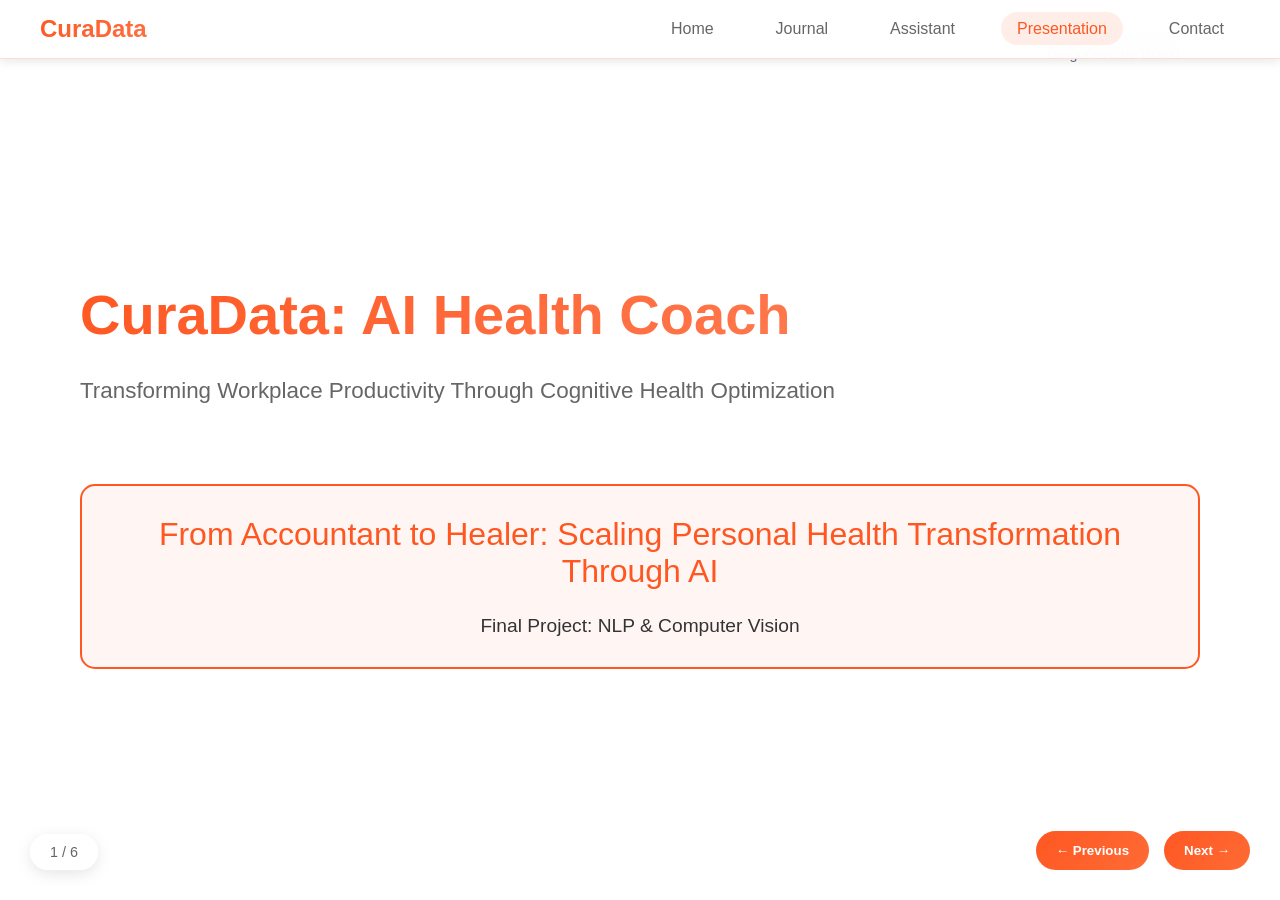
<file: app/curandata_presentation.html>
<!DOCTYPE html>
<html lang="en">
<head>
    <meta charset="UTF-8">
    <meta name="viewport" content="width=device-width, initial-scale=1.0">
    <title>CuraData - Presentation</title>
    <style>
        * {
            margin: 0;
            padding: 0;
            box-sizing: border-box;
        }

        body {
            font-family: 'Segoe UI', Tahoma, Geneva, Verdana, sans-serif;
            background: #ffffff;
            color: #333333;
            overflow: hidden;
        }

        /* Navigation Bar - Match your existing site */
        .navbar {
            position: fixed;
            top: 0;
            left: 0;
            right: 0;
            background: rgba(255, 255, 255, 0.95);
            backdrop-filter: blur(10px);
            padding: 15px 30px;
            z-index: 2000;
            border-bottom: 1px solid rgba(255, 87, 34, 0.2);
            box-shadow: 0 2px 10px rgba(0, 0, 0, 0.1);
        }

        .nav-container {
            display: flex;
            justify-content: space-between;
            align-items: center;
            max-width: 1200px;
            margin: 0 auto;
        }

        .logo {
            font-size: 1.5rem;
            font-weight: bold;
            background: linear-gradient(135deg, #FF5722, #FF7043);
            -webkit-background-clip: text;
            -webkit-text-fill-color: transparent;
            background-clip: text;
        }

        .nav-links {
            display: flex;
            gap: 30px;
            list-style: none;
        }

        .nav-links a {
            color: #666666;
            text-decoration: none;
            font-weight: 500;
            transition: color 0.3s ease;
            padding: 8px 16px;
            border-radius: 20px;
        }

        .nav-links a:hover,
        .nav-links a.active {
            color: #FF5722;
            background: rgba(255, 87, 34, 0.1);
        }

        /* Presentation Container */
        .presentation-container {
            width: 100vw;
            height: 100vh;
            position: relative;
            padding-top: 80px; /* Account for navbar */
        }

        .slide {
            width: 100%;
            height: calc(100vh - 80px);
            display: none;
            padding: 60px 80px;
            position: absolute;
            top: 80px;
            left: 0;
            animation: slideIn 0.5s ease-in-out;
        }

        .slide.active {
            display: flex;
            flex-direction: column;
            justify-content: center;
        }

        @keyframes slideIn {
            from { opacity: 0; transform: translateX(30px); }
            to { opacity: 1; transform: translateX(0); }
        }

        .slide h1 {
            font-size: 3.5rem;
            font-weight: 700;
            background: linear-gradient(135deg, #FF5722, #FF7043, #FF8A65);
            -webkit-background-clip: text;
            -webkit-text-fill-color: transparent;
            background-clip: text;
            margin-bottom: 30px;
            line-height: 1.2;
        }

        .slide h2 {
            font-size: 2.8rem;
            font-weight: 600;
            color: #FF5722;
            margin-bottom: 40px;
            line-height: 1.3;
        }

        .slide h3 {
            font-size: 2rem;
            font-weight: 500;
            color: #FF5722;
            margin-bottom: 25px;
        }

        .subtitle {
            font-size: 1.4rem;
            color: #666666;
            margin-bottom: 50px;
            font-weight: 300;
        }

        .content {
            flex: 1;
            display: flex;
            flex-direction: column;
            justify-content: center;
        }

        .bullet-points {
            list-style: none;
            font-size: 1.3rem;
            line-height: 1.8;
            color: #333333;
        }

        .bullet-points li {
            margin: 20px 0;
            padding-left: 40px;
            position: relative;
        }

        .bullet-points li:before {
            content: '▶';
            color: #FF5722;
            font-size: 1.2rem;
            position: absolute;
            left: 0;
        }

        .highlight-box {
            background: rgba(255, 87, 34, 0.05);
            border: 2px solid #FF5722;
            border-radius: 15px;
            padding: 30px;
            margin: 30px 0;
            text-align: center;
        }

        .big-number {
            font-size: 4rem;
            font-weight: 800;
            color: #FF5722;
            margin: 20px 0;
        }

        .process-steps {
            display: flex;
            justify-content: space-between;
            margin: 40px 0;
            gap: 30px;
        }

        .step {
            flex: 1;
            text-align: center;
            padding: 30px 20px;
            background: rgba(255, 255, 255, 0.8);
            border-radius: 15px;
            border: 1px solid rgba(255, 87, 34, 0.2);
            box-shadow: 0 4px 15px rgba(0, 0, 0, 0.05);
        }

        .step-number {
            width: 60px;
            height: 60px;
            background: linear-gradient(135deg, #FF5722, #FF6B35);
            border-radius: 50%;
            display: flex;
            align-items: center;
            justify-content: center;
            font-size: 1.5rem;
            font-weight: bold;
            margin: 0 auto 20px;
        }

        .step h4 {
            font-size: 1.4rem;
            color: #FF5722;
            margin-bottom: 15px;
        }

        .step p {
            font-size: 1rem;
            color: #666666;
            line-height: 1.5;
        }

        .tech-grid {
            display: grid;
            grid-template-columns: repeat(auto-fit, minmax(200px, 1fr));
            gap: 20px;
            margin: 30px 0;
        }

        .tech-item {
            background: rgba(255, 255, 255, 0.8);
            padding: 20px;
            border-radius: 10px;
            border-left: 4px solid #FF5722;
            box-shadow: 0 4px 15px rgba(0, 0, 0, 0.05);
            color: #333333;
        }

        .tech-item h4 {
            color: #FF5722;
            margin-bottom: 10px;
            font-size: 1.2rem;
        }

        .navigation {
            position: fixed;
            bottom: 30px;
            right: 30px;
            display: flex;
            gap: 15px;
            z-index: 1000;
        }

        .nav-btn {
            background: linear-gradient(135deg, #FF5722, #FF6B35);
            border: none;
            color: white;
            padding: 12px 20px;
            border-radius: 25px;
            cursor: pointer;
            font-weight: 600;
            transition: all 0.3s ease;
        }

        .nav-btn:hover {
            transform: translateY(-2px);
            box-shadow: 0 10px 25px rgba(255, 87, 34, 0.3);
        }

        .slide-counter {
            position: fixed;
            bottom: 30px;
            left: 30px;
            background: rgba(255, 255, 255, 0.9);
            padding: 10px 20px;
            border-radius: 20px;
            font-size: 0.9rem;
            color: #666666;
            box-shadow: 0 4px 15px rgba(0, 0, 0, 0.1);
        }

        .demo-mockup {
            background: rgba(255, 255, 255, 0.8);
            border: 2px solid rgba(255, 87, 34, 0.2);
            border-radius: 15px;
            padding: 30px;
            margin: 30px 0;
            text-align: center;
            box-shadow: 0 4px 15px rgba(0, 0, 0, 0.05);
        }

        .metric-grid {
            display: grid;
            grid-template-columns: repeat(3, 1fr);
            gap: 30px;
            margin: 40px 0;
        }

        .metric {
            text-align: center;
            padding: 25px;
            background: rgba(255, 255, 255, 0.05);
            border-radius: 15px;
            border: 1px solid rgba(255, 87, 34, 0.3);
        }

        .metric-number {
            font-size: 2.5rem;
            font-weight: 800;
            color: #FF5722;
            margin-bottom: 10px;
        }

        .metric-label {
            color: #cbd5e1;
            font-size: 1rem;
        }

        .author-info {
            position: fixed;
            top: 30px;
            right: 100px;
            text-align: right;
            font-size: 0.9rem;
            color: #64748b;
        }

        /* Responsive Design */
        @media (max-width: 768px) {
            .nav-links {
                display: none;
            }
            
            .slide {
                padding: 40px 30px;
            }
            
            .slide h1 {
                font-size: 2.5rem;
            }
            
            .slide h2 {
                font-size: 2rem;
            }
            
            .process-steps {
                flex-direction: column;
            }
            
            .metric-grid {
                grid-template-columns: 1fr;
            }
        }
    </style>
</head>
<body>
    <!-- Navigation Bar - Match your existing site structure -->
    <nav class="navbar">
        <div class="nav-container">
            <div class="logo">CuraData</div>
            <ul class="nav-links">
                <li><a href="index.html">Home</a></li>
                <li><a href="journal.html">Journal</a></li>
                <li><a href="assistant.html">Assistant</a></li>
                <li><a href="presentation.html" class="active">Presentation</a></li>
                <li><a href="contact.html">Contact</a></li>
            </ul>
        </div>
    </nav>

    <div class="author-info">
        Nasly Duarte | MDC CAI2840C<br>
        Girlgoneverde Brand
    </div>

    <div class="presentation-container">
        <!-- Slide 1: Title -->
        <div class="slide active">
            <div class="content">
                <h1>CuraData: AI Health Coach</h1>
                <p class="subtitle">Transforming Workplace Productivity Through Cognitive Health Optimization</p>
                <div class="highlight-box">
                    <h3>From Accountant to Healer: Scaling Personal Health Transformation Through AI</h3>
                    <p style="font-size: 1.2rem; margin-top: 20px;">Final Project: NLP & Computer Vision</p>
                </div>
            </div>
        </div>

        <!-- Slide 2: Executive Summary -->
        <div class="slide">
            <div class="content">
                <h2>Executive Summary: The Answer</h2>
                <div class="highlight-box">
                    <div class="big-number">$530B</div>
                    <p style="font-size: 1.4rem;">Annual productivity loss from undiagnosed cognitive dysfunction</p>
                </div>
                <ul class="bullet-points">
                    <li><strong>Problem:</strong> 75% of workforce has vitamin D deficiency causing cognitive decline</li>
                    <li><strong>Solution:</strong> AI-powered functional medicine analysis using NLP + Computer Vision</li>
                    <li><strong>Impact:</strong> $15,000+ productivity recovery per employee annually</li>
                    <li><strong>Innovation:</strong> First platform combining lab analysis with biological samples</li>
                </ul>
            </div>
        </div>

        <!-- Slide 3: Problem Statement -->
        <div class="slide">
            <div class="content">
                <h2>The Hidden Productivity Crisis</h2>
                <p class="subtitle">20 Years of Business Observations Revealed the Pattern</p>
                
                <div class="metric-grid">
                    <div class="metric">
                        <div class="metric-number">65%</div>
                        <div class="metric-label">Have Vitamin D Deficiency</div>
                    </div>
                    <div class="metric">
                        <div class="metric-number">40%</div>
                        <div class="metric-label">Cognitive Decline</div>
                    </div>
                    <div class="metric">
                        <div class="metric-number">2x</div>
                        <div class="metric-label">Turnover Risk</div>
                    </div>
                </div>

                <ul class="bullet-points">
                    <li>Communication breakdown in meetings and emails</li>
                    <li>Inability to learn new skills or adapt to change</li>
                    <li>Depression and irritability destroying team dynamics</li>
                    <li>Memory issues impacting accuracy and performance</li>
                </ul>
            </div>
        </div>

        <!-- Slide 4: AI Solution Framework -->
        <div class="slide">
            <div class="content">
                <h2>AI Solution: Simple Yet Powerful</h2>
                <p class="subtitle">Classification + Prediction + Personalization</p>
                
                <div class="process-steps">
                    <div class="step">
                        <div class="step-number">1</div>
                        <h4>Upload Lab Results</h4>
                        <p>NLP extracts 5 key cognitive biomarkers from PDFs using OCR + spaCy</p>
                    </div>
                    <div class="step">
                        <div class="step-number">2</div>
                        <h4>AI Analysis</h4>
                        <p>Computer Vision analyzes biological samples. AI identifies cognitive risk factors</p>
                    </div>
                    <div class="step">
                        <div class="step-number">3</div>
                        <h4>ROI Report</h4>
                        <p>Personalized ABCDE protocol with productivity cost analysis</p>
                    </div>
                </div>

                <div class="highlight-box">
                    <h3>Core Innovation: Functional Medicine Meets AI</h3>
                    <p>Precise target values (not ranges) + Gender-specific optimization + Business ROI focus</p>
                </div>
            </div>
        </div>

        <!-- Slide 5: Technology Stack -->
        <div class="slide">
            <div class="content">
                <h2>Technology Architecture</h2>
                <p class="subtitle">Enterprise-Ready AI Platform</p>

                <div class="tech-grid">
                    <div class="tech-item">
                        <h4>NLP Engine</h4>
                        <p>spaCy, NLTK, Tesseract OCR for lab report processing</p>
                    </div>
                    <div class="tech-item">
                        <h4>Computer Vision</h4>
                        <p>OpenCV, TensorFlow for Bristol Stool Scale classification</p>
                    </div>
                    <div class="tech-item">
                        <h4>User Interface</h4>
                        <p>Streamlit chatbot with real-time analysis capabilities</p>
                    </div>
                    <div class="tech-item">
                        <h4>Data Processing</h4>
                        <p>Pandas, NumPy for biomarker analysis and ROI calculations</p>
                    </div>
                </div>

                <div class="highlight-box">
                    <h3>5 Key Biomarkers for Cognitive Function</h3>
                    <p>Vitamin D (50+) • Immune System (WBC=6) • Cholesterol (Gender-specific) • Iron Panel • Glucose</p>
                </div>
            </div>
        </div>

        <!-- Continue with remaining slides... -->
        <div class="slide">
            <div class="content" style="text-align: center;">
                <h1 style="margin-bottom: 40px;">Thank You</h1>
                <div class="highlight-box">
                    <h3>Ready for Questions & Live Demo</h3>
                    <p style="font-size: 1.3rem; margin: 30px 0;">
                        "Democratizing cognitive health optimization for working professionals through functional medicine principles and AI technology"
                    </p>
                    <div style="margin-top: 40px;">
                        <p><strong>Nasly Duarte</strong> | Girlgoneverde Brand</p>
                        <p>MDC Summer 2025 | CAI2840C NLP & Computer Vision</p>
                    </div>
                </div>
                <p style="margin-top: 40px; font-size: 1.1rem; color: #94a3b8;">
                    Contact: Think Like a Healer Initiative
                </p>
            </div>
        </div>
    </div>

    <!-- Navigation -->
    <div class="navigation">
        <button class="nav-btn" onclick="previousSlide()">← Previous</button>
        <button class="nav-btn" onclick="nextSlide()">Next →</button>
    </div>

    <div class="slide-counter">
        <span id="current-slide">1</span> / <span id="total-slides">6</span>
    </div>

    <script>
        let currentSlide = 0;
        const slides = document.querySelectorAll('.slide');
        const totalSlides = slides.length;
        
        document.getElementById('total-slides').textContent = totalSlides;

        function showSlide(n) {
            slides[currentSlide].classList.remove('active');
            currentSlide = (n + totalSlides) % totalSlides;
            slides[currentSlide].classList.add('active');
            document.getElementById('current-slide').textContent = currentSlide + 1;
        }

        function nextSlide() {
            showSlide(currentSlide + 1);
        }

        function previousSlide() {
            showSlide(currentSlide - 1);
        }

        // Keyboard navigation
        document.addEventListener('keydown', function(e) {
            if (e.key === 'ArrowRight' || e.key === ' ') {
                nextSlide();
            } else if (e.key === 'ArrowLeft') {
                previousSlide();
            }
        });

        // Fullscreen toggle
        function toggleFullscreen() {
            if (!document.fullscreenElement) {
                document.documentElement.requestFullscreen();
            } else {
                document.exitFullscreen();
            }
        }

        // Add fullscreen button functionality
        document.addEventListener('keydown', function(e) {
            if (e.key === 'F11') {
                e.preventDefault();
                toggleFullscreen();
            }
        });
    </script>
</body>
</html>
</file>
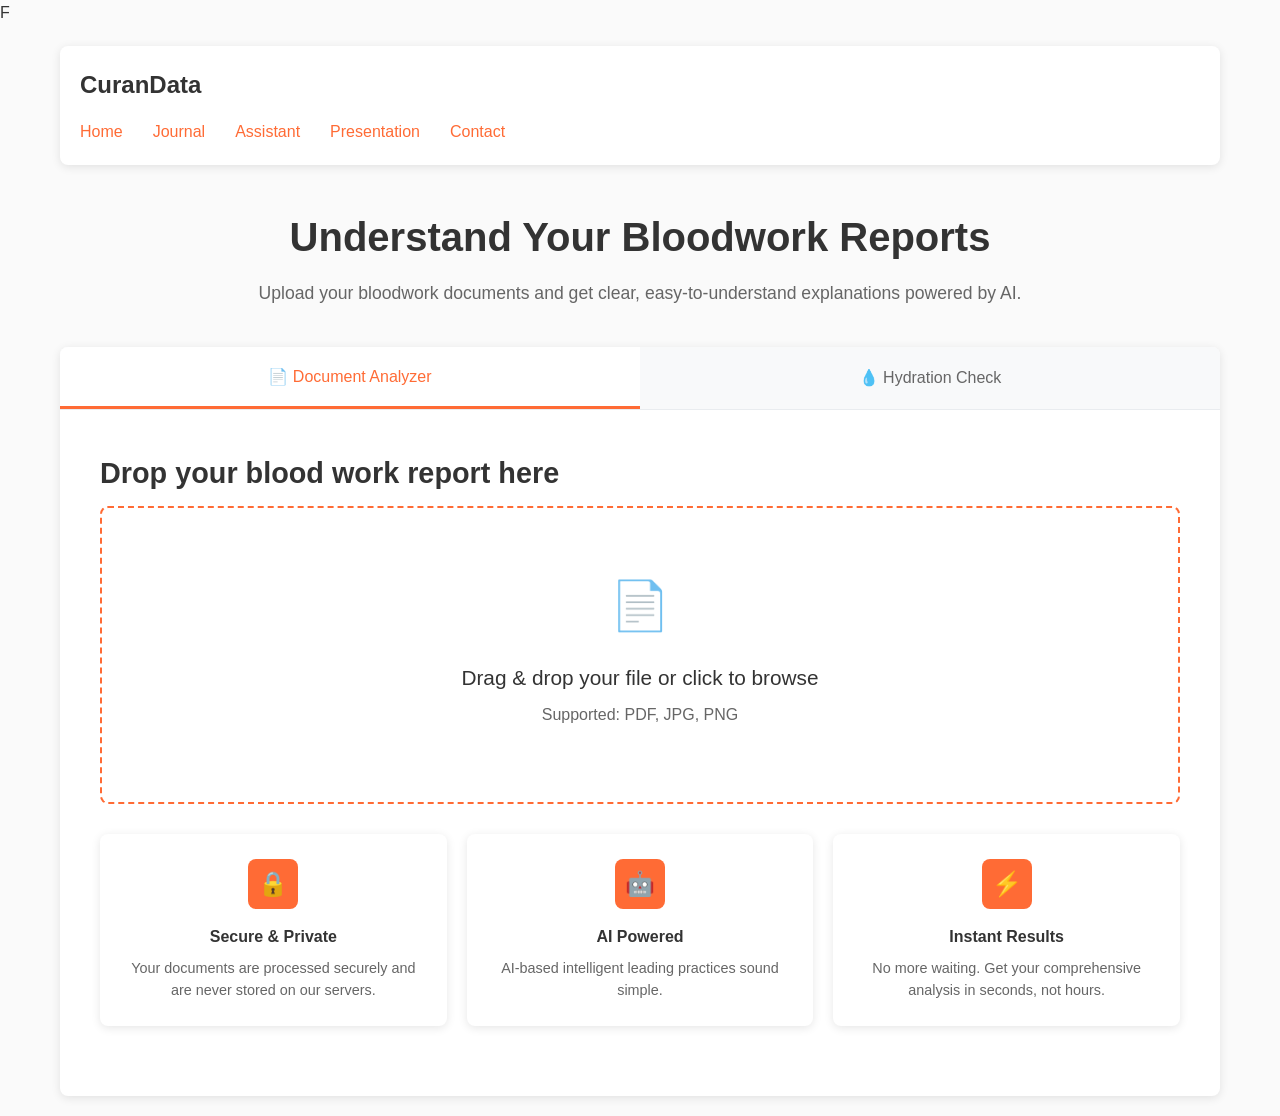
<file: app/templates/base.html>
<!DOCTYPE html>
<html lang="en">
<head>F
    <meta charset="UTF-8">
    <meta name="viewport" content="width=device-width, initial-scale=1.0">
    <title>CuranData - Complete Health Platform</title>
    <style>
        * {
            margin: 0;
            padding: 0;
            box-sizing: border-box;
        }

        body {
            font-family: -apple-system, BlinkMacSystemFont, 'Segoe UI', Roboto, Oxygen, Ubuntu, Cantarell, sans-serif;
            background-color: #fafafa;
            color: #333;
            line-height: 1.6;
        }

        .container {
            max-width: 1200px;
            margin: 0 auto;
            padding: 20px;
        }

        .header {
            text-align: left;
            margin-bottom: 40px;
            background: white;
            padding: 20px;
            border-radius: 8px;
            box-shadow: 0 2px 10px rgba(0,0,0,0.1);
        }

        .header .logo {
            font-size: 24px;
            font-weight: 600;
            color: #333;
            margin-bottom: 10px;
        }

        .header .nav {
            display: flex;
            gap: 30px;
            margin-top: 15px;
        }

        .header .nav a {
            color: #FF6B35;
            text-decoration: none;
            font-weight: 500;
            cursor: pointer;
        }

        .header .nav a:hover {
            text-decoration: underline;
        }

        .main-title {
            text-align: center;
            margin: 40px 0;
        }

        .main-title h1 {
            font-size: 2.5rem;
            color: #333;
            margin-bottom: 10px;
            font-weight: 600;
        }

        .main-title p {
            color: #666;
            font-size: 1.1rem;
        }

        .tab-container {
            background: white;
            border-radius: 8px;
            overflow: hidden;
            box-shadow: 0 2px 10px rgba(0,0,0,0.1);
        }

        .tab-buttons {
            display: flex;
            background: #f8f9fa;
            border-bottom: 1px solid #e9ecef;
        }

        .tab-button {
            flex: 1;
            padding: 20px;
            background: none;
            border: none;
            cursor: pointer;
            font-size: 16px;
            font-weight: 500;
            color: #666;
            transition: all 0.3s ease;
        }

        .tab-button.active {
            background: white;
            color: #FF6B35;
            border-bottom: 3px solid #FF6B35;
        }

        .tab-button:hover {
            background: #f0f0f0;
            color: #FF6B35;
        }

        .tab-content {
            display: none;
            padding: 40px;
            min-height: 600px;
        }

        .tab-content.active {
            display: block;
        }

        .section-title {
            font-size: 1.8rem;
            color: #333;
            margin-bottom: 10px;
            font-weight: 600;
        }

        .section-subtitle {
            color: #666;
            margin-bottom: 30px;
            font-size: 1rem;
        }

        /* File Upload Styles */
        .upload-area {
            border: 2px dashed #FF6B35;
            border-radius: 8px;
            padding: 60px 40px;
            text-align: center;
            cursor: pointer;
            transition: all 0.3s ease;
            background: #fff;
            margin-bottom: 20px;
        }

        .upload-area:hover, .upload-area.dragover {
            border-color: #e55a2b;
            background: #fff8f6;
        }

        .upload-icon {
            font-size: 3rem;
            color: #FF6B35;
            margin-bottom: 1rem;
        }

        .upload-area h3 {
            color: #333;
            font-size: 1.3rem;
            margin-bottom: 8px;
            font-weight: 500;
        }

        .upload-area p {
            color: #666;
            margin-bottom: 15px;
        }

        .upload-area .file-types {
            color: #999;
            font-size: 0.9rem;
        }

        .uploaded-files {
            display: none;
            background: #f8f9fa;
            border: 1px solid #e9ecef;
            border-radius: 8px;
            padding: 20px;
            margin: 20px 0;
        }

        .file-item {
            display: flex;
            align-items: center;
            justify-content: space-between;
            padding: 12px;
            background: white;
            border-radius: 6px;
            margin: 10px 0;
            box-shadow: 0 1px 3px rgba(0,0,0,0.1);
        }

        .file-item .file-info {
            color: #333;
            font-weight: 500;
        }

        .remove-btn {
            background: #FF6B35;
            color: white;
            border: none;
            border-radius: 4px;
            padding: 6px 12px;
            cursor: pointer;
            font-size: 0.9rem;
        }

        .remove-btn:hover {
            background: #e55a2b;
        }

        .analyze-btn {
            background: #FF6B35;
            color: white;
            border: none;
            padding: 15px 30px;
            border-radius: 6px;
            font-size: 16px;
            font-weight: 500;
            cursor: pointer;
            transition: all 0.3s ease;
            margin-top: 20px;
        }

        .analyze-btn:hover {
            background: #e55a2b;
        }

        .analyze-btn:disabled {
            opacity: 0.5;
            cursor: not-allowed;
        }

        /* Feature Cards */
        .features-grid {
            display: grid;
            grid-template-columns: repeat(auto-fit, minmax(250px, 1fr));
            gap: 20px;
            margin: 30px 0;
        }

        .feature-card {
            background: white;
            padding: 25px;
            border-radius: 8px;
            text-align: center;
            box-shadow: 0 2px 10px rgba(0,0,0,0.1);
            transition: transform 0.2s ease;
        }

        .feature-card:hover {
            transform: translateY(-2px);
        }

        .feature-card .icon {
            background: #FF6B35;
            color: white;
            width: 50px;
            height: 50px;
            border-radius: 8px;
            display: flex;
            align-items: center;
            justify-content: center;
            margin: 0 auto 15px;
            font-size: 24px;
        }

        .feature-card h4 {
            color: #333;
            margin-bottom: 8px;
            font-weight: 600;
        }

        .feature-card p {
            color: #666;
            font-size: 0.9rem;
            line-height: 1.5;
        }

        /* Calendar Styles */
        .calendar-container {
            background: white;
            border-radius: 8px;
            padding: 20px;
            box-shadow: 0 2px 10px rgba(0,0,0,0.1);
            margin-bottom: 20px;
        }

        .calendar-header {
            display: flex;
            justify-content: space-between;
            align-items: center;
            margin-bottom: 20px;
        }

        .calendar-header h3 {
            color: #333;
            font-size: 1.3rem;
            font-weight: 600;
        }

        .calendar-nav {
            background: #FF6B35;
            color: white;
            border: none;
            border-radius: 50%;
            width: 40px;
            height: 40px;
            cursor: pointer;
            font-size: 18px;
            font-weight: bold;
        }

        .calendar-nav:hover {
            background: #e55a2b;
        }

        .calendar-grid {
            display: grid;
            grid-template-columns: repeat(7, 1fr);
            gap: 5px;
        }

        .calendar-day-header {
            text-align: center;
            font-weight: 600;
            padding: 10px 5px;
            color: #666;
            font-size: 14px;
        }

        .calendar-day {
            aspect-ratio: 1;
            display: flex;
            align-items: center;
            justify-content: center;
            border-radius: 6px;
            cursor: pointer;
            transition: all 0.2s ease;
            position: relative;
            font-weight: 500;
            color: #333;
            min-height: 40px;
        }

        .calendar-day:hover {
            background: #fff8f6;
            color: #FF6B35;
        }

        .calendar-day.today {
            background: #FF6B35;
            color: white;
        }

        .calendar-day.has-entry {
            background: #fff3e0;
            color: #FF6B35;
        }

        .calendar-day.has-entry::after {
            content: '•';
            position: absolute;
            bottom: 2px;
            right: 4px;
            color: #FF6B35;
            font-size: 16px;
        }

        /* Modal Styles */
        .modal {
            display: none;
            position: fixed;
            z-index: 1000;
            left: 0;
            top: 0;
            width: 100%;
            height: 100%;
            background-color: rgba(0,0,0,0.5);
        }

        .modal-content {
            background-color: white;
            margin: 5% auto;
            padding: 30px;
            border-radius: 8px;
            width: 90%;
            max-width: 600px;
            max-height: 80vh;
            overflow-y: auto;
        }

        .close {
            color: #aaa;
            float: right;
            font-size: 28px;
            font-weight: bold;
            cursor: pointer;
        }

        .close:hover {
            color: #FF6B35;
        }

        .supplement-section, .symptom-section {
            margin-bottom: 25px;
        }

        .supplement-section h4, .symptom-section h4 {
            color: #333;
            margin-bottom: 12px;
            font-weight: 500;
            font-size: 1.1rem;
        }

        .supplement-grid, .symptom-grid {
            display: grid;
            grid-template-columns: repeat(auto-fit, minmax(120px, 1fr));
            gap: 10px;
            margin-top: 10px;
        }

        .supplement-item, .symptom-item {
            background: white;
            border: 2px solid #e9ecef;
            border-radius: 6px;
            padding: 12px 8px;
            text-align: center;
            cursor: pointer;
            transition: all 0.2s ease;
            font-size: 14px;
            font-weight: 500;
        }

        .supplement-item:hover, .symptom-item:hover {
            border-color: #FF6B35;
            transform: translateY(-1px);
        }

        .supplement-item.selected {
            background: #FF6B35;
            color: white;
            border-color: #FF6B35;
        }

        .symptom-item.selected {
            background: #28a745;
            color: white;
            border-color: #28a745;
        }

        .save-entry-btn {
            background: #FF6B35;
            color: white;
            border: none;
            padding: 12px 24px;
            border-radius: 6px;
            cursor: pointer;
            font-weight: 500;
            margin-top: 20px;
            width: 100%;
        }

        .save-entry-btn:hover {
            background: #e55a2b;
        }

        .entry-summary {
            background: white;
            border-radius: 8px;
            padding: 20px;
            margin-top: 15px;
            border-left: 4px solid #FF6B35;
            box-shadow: 0 1px 3px rgba(0,0,0,0.1);
        }

        .entry-summary h4 {
            color: #333;
            margin-bottom: 10px;
            font-weight: 600;
        }

        .entry-summary p {
            color: #666;
            margin-bottom: 5px;
        }
        .chat-container {
            display: flex;
            flex-direction: column;
            height: 500px;
            background: white;
            border-radius: 8px;
            overflow: hidden;
            box-shadow: 0 2px 10px rgba(0,0,0,0.1);
        }

        .chat-messages {
            flex: 1;
            overflow-y: auto;
            padding: 20px;
            background: #fafafa;
        }

        .chat-message {
            margin-bottom: 15px;
            padding: 12px 16px;
            border-radius: 12px;
            max-width: 80%;
            line-height: 1.4;
        }

        .chat-message.user {
            background: #FF6B35;
            color: white;
            margin-left: auto;
            text-align: right;
        }

        .chat-message.bot {
            background: white;
            border: 1px solid #e9ecef;
            color: #333;
        }

        .chat-input-container {
            display: flex;
            padding: 20px;
            background: white;
            border-top: 1px solid #e9ecef;
        }

        .chat-input {
            flex: 1;
            padding: 12px 16px;
            border: 1px solid #e9ecef;
            border-radius: 25px;
            margin-right: 10px;
            outline: none;
            font-size: 14px;
        }

        .chat-input:focus {
            border-color: #FF6B35;
        }

        .chat-send-btn {
            background: #FF6B35;
            color: white;
            border: none;
            border-radius: 50%;
            width: 45px;
            height: 45px;
            cursor: pointer;
            font-size: 18px;
        }

        .chat-send-btn:hover {
            background: #e55a2b;
        }

        .health-topics {
            display: flex;
            flex-wrap: wrap;
            gap: 10px;
            margin: 20px 0;
            justify-content: center;
        }

        .topic-pill {
            background: white;
            border: 2px solid #FF6B35;
            color: #FF6B35;
            padding: 8px 16px;
            border-radius: 20px;
            font-size: 14px;
            cursor: pointer;
            transition: all 0.2s ease;
        }

        .topic-pill:hover {
            background: #FF6B35;
            color: white;
        }

        .generate-report-btn {
            background: #FF6B35;
            color: white;
            border: none;
            padding: 15px 40px;
            border-radius: 6px;
            font-size: 16px;
            font-weight: 500;
            cursor: pointer;
            margin: 20px auto;
            display: block;
            width: 100%;
            max-width: 300px;
        }

        .generate-report-btn:hover {
            background: #e55a2b;
        }

        .analysis-result {
            background: #f8f9fa;
            border: 1px solid #e9ecef;
            border-radius: 8px;
            padding: 20px;
            margin-top: 20px;
            display: none;
        }

        /* Presentation Styles */
        .presentation-container {
            position: relative;
            width: 100%;
            height: 600px;
            overflow: hidden;
        }

        .slide {
            width: 100%;
            height: 100%;
            display: none;
            padding: 40px;
            position: absolute;
            top: 0;
            left: 0;
            animation: slideIn 0.5s ease-in-out;
        }

        .slide.active {
            display: flex;
            flex-direction: column;
            justify-content: center;
        }

        @keyframes slideIn {
            from { opacity: 0; transform: translateX(30px); }
            to { opacity: 1; transform: translateX(0); }
        }

        .slide h1 {
            font-size: 2.5rem;
            font-weight: 700;
            background: linear-gradient(135deg, #FF5722, #FF7043, #FF8A65);
            -webkit-background-clip: text;
            -webkit-text-fill-color: transparent;
            background-clip: text;
            margin-bottom: 30px;
            line-height: 1.2;
        }

        .slide h2 {
            font-size: 2rem;
            font-weight: 600;
            color: #FF5722;
            margin-bottom: 30px;
            line-height: 1.3;
        }

        .slide h3 {
            font-size: 1.5rem;
            font-weight: 500;
            color: #FF5722;
            margin-bottom: 20px;
        }

        .subtitle {
            font-size: 1.2rem;
            color: #666666;
            margin-bottom: 30px;
            font-weight: 300;
        }

        .content {
            flex: 1;
            display: flex;
            flex-direction: column;
            justify-content: center;
        }

        .bullet-points {
            list-style: none;
            font-size: 1.1rem;
            line-height: 1.6;
            color: #333333;
        }

        .bullet-points li {
            margin: 15px 0;
            padding-left: 25px;
            position: relative;
        }

        .bullet-points li:before {
            content: '▶';
            color: #FF5722;
            font-size: 1rem;
            position: absolute;
            left: 0;
        }

        .highlight-box {
            background: rgba(255, 87, 34, 0.05);
            border: 2px solid #FF5722;
            border-radius: 15px;
            padding: 25px;
            margin: 25px 0;
            text-align: center;
        }

        .big-number {
            font-size: 3rem;
            font-weight: 800;
            color: #FF5722;
            margin: 15px 0;
        }

        .process-steps {
            display: flex;
            justify-content: space-between;
            margin: 30px 0;
            gap: 20px;
        }

        .step {
            flex: 1;
            text-align: center;
            padding: 20px 15px;
            background: rgba(255, 255, 255, 0.8);
            border-radius: 15px;
            border: 1px solid rgba(255, 87, 34, 0.2);
            box-shadow: 0 4px 15px rgba(0, 0, 0, 0.05);
        }

        .step-number {
            width: 50px;
            height: 50px;
            background: linear-gradient(135deg, #FF5722, #FF7043);
            border-radius: 50%;
            display: flex;
            align-items: center;
            justify-content: center;
            font-size: 1.2rem;
            font-weight: bold;
            margin: 0 auto 15px;
            color: white;
        }

        .step h4 {
            font-size: 1.2rem;
            color: #FF5722;
            margin-bottom: 10px;
        }

        .step p {
            font-size: 0.9rem;
            color: #666666;
            line-height: 1.4;
        }

        .tech-grid {
            display: grid;
            grid-template-columns: repeat(auto-fit, minmax(180px, 1fr));
            gap: 15px;
            margin: 25px 0;
        }

        .tech-item {
            background: rgba(255, 255, 255, 0.8);
            padding: 15px;
            border-radius: 10px;
            border-left: 4px solid #FF5722;
            box-shadow: 0 4px 15px rgba(0, 0, 0, 0.05);
            color: #333333;
        }

        .tech-item h4 {
            color: #FF5722;
            margin-bottom: 8px;
            font-size: 1rem;
        }

        .metric-grid {
            display: grid;
            grid-template-columns: repeat(3, 1fr);
            gap: 20px;
            margin: 30px 0;
        }

        .metric {
            text-align: center;
            padding: 20px;
            background: rgba(255, 255, 255, 0.8);
            border-radius: 15px;
            border: 1px solid rgba(255, 87, 34, 0.2);
            box-shadow: 0 4px 15px rgba(0, 0, 0, 0.05);
        }

        .metric-number {
            font-size: 2rem;
            font-weight: 800;
            color: #FF5722;
            margin-bottom: 8px;
        }

        .metric-label {
            color: #666666;
            font-size: 0.9rem;
        }

        .navigation {
            position: absolute;
            bottom: 20px;
            right: 20px;
            display: flex;
            gap: 10px;
            z-index: 1000;
        }

        .nav-btn {
            background: linear-gradient(135deg, #FF5722, #FF7043);
            border: none;
            color: white;
            padding: 10px 18px;
            border-radius: 20px;
            cursor: pointer;
            font-weight: 600;
            transition: all 0.3s ease;
            font-size: 14px;
        }

        .nav-btn:hover {
            transform: translateY(-2px);
            box-shadow: 0 8px 20px rgba(255, 87, 34, 0.3);
        }

        .slide-counter {
            position: absolute;
            bottom: 20px;
            left: 20px;
            background: rgba(255, 255, 255, 0.9);
            padding: 8px 15px;
            border-radius: 15px;
            font-size: 0.8rem;
            color: #666666;
            box-shadow: 0 4px 15px rgba(0, 0, 0, 0.1);
        }

        /* Subscription Styles */
        .subscription-section {
            background: #FF5722;
            color: white;
            padding: 3rem 2rem;
            border-radius: 1rem;
            margin: 3rem auto;
            max-width: 600px;
            text-align: center;
            box-shadow: 0 10px 30px rgba(0,0,0,0.2);
        }
        
        .subscription-form {
            display: flex;
            gap: 1rem;
            justify-content: center;
            margin-top: 2rem;
            flex-wrap: wrap;
        }
        
        .subscription-input {
            padding: 0.75rem 1.5rem;
            border: none;
            border-radius: 0.5rem;
            font-size: 1rem;
            min-width: 250px;
        }
        
        .subscription-button {
            background: white;
            color: #FF5722;
            border: none;
            padding: 0.75rem 2rem;
            border-radius: 0.5rem;
            font-weight: bold;
            cursor: pointer;
            transition: all 0.3s ease;
        }
        
        .subscription-button:hover {
            transform: translateY(-2px);
            box-shadow: 0 5px 15px rgba(0,0,0,0.2);
        }
        
        .subscription-message {
            margin-top: 1rem;
            padding: 0.75rem;
            border-radius: 0.5rem;
            display: none;
        }

        @media (max-width: 768px) {
            .header .nav {
                flex-wrap: wrap;
                gap: 15px;
            }
            
            .tab-buttons {
                flex-direction: column;
            }
            
            .main-title h1 {
                font-size: 2rem;
            }

            .process-steps {
                flex-direction: column;
            }
            
            .metric-grid {
                grid-template-columns: 1fr;
            }

            .slide h1 {
                font-size: 2rem;
            }

            .slide h2 {
                font-size: 1.5rem;
            }
        }
    </style>
</head>
<body>
    <div class="container">
        <div class="header">
            <div class="logo">CuranData</div>
            <div class="nav">
                <a onclick="switchTab('upload')">Home</a>
                <a onclick="switchTab('journal')">Journal</a>
                <a onclick="switchTab('chat')">Assistant</a>
                <a onclick="switchTab('presentation')">Presentation</a>
                <a href="#">Contact</a>
            </div>
        </div>

        <div class="main-title">
            <h1>Understand Your Bloodwork Reports</h1>
            <p>Upload your bloodwork documents and get clear, easy-to-understand explanations powered by AI.</p>
        </div>

        <div class="tab-container">
            <div class="tab-buttons">
                <button class="tab-button active" onclick="switchTab('upload', event)">📄 Document Analyzer</button>
                <button class="tab-button" onclick="switchTab('hydration', event)"> 💧 Hydration Check</button>
            </div>
            
            <!-- Document Upload Tab -->
            <div id="upload-tab" class="tab-content active">
                <div class="section-title">Drop your blood work report here</div>
                
                <div class="upload-area" id="uploadArea">
                    <div class="upload-icon">📄</div>
                    <h3>Drag & drop your file or click to browse</h3>
                    <p>Supported: PDF, JPG, PNG</p>
                    <input type="file" id="fileInput" accept=".pdf,.jpg,.jpeg,.png" multiple hidden>
                </div>

                <div id="uploadedFiles" class="uploaded-files">
                    <h4>📋 Uploaded Files</h4>
                    <div id="fileList"></div>
                    <button class="analyze-btn" id="analyzeBtn" onclick="analyzeDocuments()">
                        🔬 Analyze Documents
                    </button>
                </div>
                <div id="analysisResult" class="analysis-result">
                    <h4>🔍 Analysis Results</h4>
                    <div id="analysisContent"></div>
                </div>
           
                <div class="features-grid">
                    <div class="feature-card">
                        <div class="icon">🔒</div>
                        <h4>Secure & Private</h4>
                        <p>Your documents are processed securely and are never stored on our servers.</p>
                    </div>
                    <div class="feature-card">
                        <div class="icon">🤖</div>
                        <h4>AI Powered</h4>
                        <p>AI-based intelligent leading practices sound simple.</p>
                    </div>
                    <div class="feature-card">
                        <div class="icon">⚡</div>
                        <h4>Instant Results</h4>
                        <p>No more waiting. Get your comprehensive analysis in seconds, not hours.</p>
                    </div>
                </div>
            </div>
           
            <!-- Hydration Check Tab -->
            <div id="hydration-tab" class="tab-content">
                <div style="max-width: 600px; margin: 20px auto;">
                    <h2>💧 Hydration Analysis</h2>
                    <p style="text-align: center; margin-bottom: 2rem;">
                        Check your hydration levels using Bristol Stool Scale analysis
                    </p>
                    
                    <div class="upload-area" id="stoolUploadArea">
                        <input type="file" id="stoolFileInput" accept="image/*" style="display: none;" />
                        <div class="upload-icon">📸</div>
                        <h3>Upload Stool Image</h3>
                        <p>Private & Secure Analysis</p>
                        <button class="analyze-btn" onclick="document.getElementById('stoolFileInput').click()">
                            Select Image
                        </button>
                    </div>
                    <div id="stoolUploadedFiles" class="uploaded-files" style="display: none;">
                        <h4>📋 Uploaded Image</h4>
                        <div id="stoolFileList"></div>
                        <button class="analyze-btn" id="analyzeStoolBtn" onclick="analyzeStoolImage()">
                            🔬 Analyze Image
                        </button>
                    </div>
                    <div id="hydrationResults" style="display: none; margin-top: 2rem;">
                        <!-- Results will appear here -->
                    </div>
                </div>

                <div class="features-grid">
                    <div class="feature-card">
                        <div class="icon">🔒</div>
                        <h4>Secure & Private</h4>
                        <p>Your documents are processed securely and are never stored on our servers.</p>
                    </div>
                    <div class="feature-card">
                        <div class="icon">🤖</div>
                        <h4>AI Powered</h4>
                        <p>AI-based intelligent leading practices sound simple.</p>
                    </div>
                    <div class="feature-card">
                        <div class="icon">⚡</div>
                        <h4>Instant Results</h4>
                        <p>No more waiting. Get your comprehensive analysis in seconds, not hours.</p>
                    </div>
                </div>
            </div>

            <!-- Health Journal Tab -->
            <div id="journal-tab" class="tab-content">
                <div class="section-title">Health Journal</div>
                <div class="section-subtitle">Track your daily supplements and symptoms</div>

                <div class="calendar-container">
                    <div class="calendar-header">
                        <button class="calendar-nav" onclick="changeMonth(-1)">‹</button>
                        <h3 id="currentMonth">July 2025</h3>
                        <button class="calendar-nav" onclick="changeMonth(1)">›</button>
                    </div>
                    
                    <div class="calendar-grid" id="calendarGrid">
                        <!-- Calendar will be generated by JavaScript -->
                    </div>
                </div>

                <div id="journalEntries">
                    <!-- Previous entries will be shown here -->
                </div>
            </div>

            <!-- Entry Modal -->
            <div id="entryModal" class="modal">
                <div class="modal-content">
                    <span class="close" onclick="closeModal()">&times;</span>
                    <h2 id="entryDate">July 1, 2025</h2>
                    
                    <div class="supplement-section">
                        <h4>💊 Supplements Taken</h4>
                        <div class="supplement-grid" id="supplementGrid">
                            <div class="supplement-item" onclick="toggleSupplement(this, 'Vitamin A')">Vitamin A</div>
                            <div class="supplement-item" onclick="toggleSupplement(this, 'Vitamin B')">Vitamin B</div>
                            <div class="supplement-item" onclick="toggleSupplement(this, 'Vitamin C')">Vitamin C</div>
                            <div class="supplement-item" onclick="toggleSupplement(this, 'Vitamin D')">Vitamin D</div>
                            <div class="supplement-item" onclick="toggleSupplement(this, 'Vitamin E')">Vitamin E</div>
                            <div class="supplement-item" onclick="toggleSupplement(this, 'Selenium')">Selenium</div>
                            <div class="supplement-item" onclick="toggleSupplement(this, 'Zinc')">Zinc</div>
                            <div class="supplement-item" onclick="toggleSupplement(this, 'Copper')">Copper</div>
                            <div class="supplement-item" onclick="toggleSupplement(this, 'Magnesium')">Magnesium</div>
                            <div class="supplement-item" onclick="toggleSupplement(this, 'Iron')">Iron</div>
                            <div class="supplement-item" onclick="toggleSupplement(this, 'Omega 3')">Omega 3</div>
                            <div class="supplement-item" onclick="toggleSupplement(this, 'Probiotics')">Probiotics</div>
                        </div>
                    </div>

                    <div class="symptom-section">
                        <h4>⚡ Energy & Symptoms</h4>
                        <div class="symptom-grid" id="symptomGrid">
                            <div class="symptom-item" onclick="toggleSymptom(this, 'No Energy')">No Energy</div>
                            <div class="symptom-item" onclick="toggleSymptom(this, 'Low Energy')">Low Energy</div>
                            <div class="symptom-item" onclick="toggleSymptom(this, 'Normal Energy')">Normal Energy</div>
                            <div class="symptom-item" onclick="toggleSymptom(this, 'High Energy')">High Energy</div>
                            <div class="symptom-item" onclick="toggleSymptom(this, 'Better Memory')">Better Memory</div>
                            <div class="symptom-item" onclick="toggleSymptom(this, 'Brain Fog')">Brain Fog</div>
                            <div class="symptom-item" onclick="toggleSymptom(this, 'Good Focus')">Good Focus</div>
                            <div class="symptom-item" onclick="toggleSymptom(this, 'Mood Improved')">Mood Improved</div>
                            <div class="symptom-item" onclick="toggleSymptom(this, 'Feeling Great')">Feeling Great</div>
                            <div class="symptom-item" onclick="toggleSymptom(this, 'Joint Pain')">Joint Pain</div>
                            <div class="symptom-item" onclick="toggleSymptom(this, 'Headache')">Headache</div>
                            <div class="symptom-item" onclick="toggleSymptom(this, 'Sleep Issues')">Sleep Issues</div>
                        </div>
                    </div>

                    <button class="save-entry-btn" onclick="saveJournalEntry()">💾 Save Entry</button>
                </div>
            </div>

            <!-- Health Chat Tab -->
            <div id="chat-tab" class="tab-content">
                <div class="section-title">Health Assistant</div>
                <div class="section-subtitle">Ask about supplements, symptoms, or general health questions.</div>

                <div class="health-topics">
                    <div class="topic-pill" onclick="askQuestion('What is Vitamin D?')">Vitamin D</div>
                    <div class="topic-pill" onclick="askQuestion('What are neutrophils?')">Neutrophils</div>
                    <div class="topic-pill" onclick="askQuestion('What are lymphocytes?')">Lymphocytes</div>
                    <div class="topic-pill" onclick="askQuestion('I feel tired all the time')">Fatigue</div>
                    <div class="topic-pill" onclick="askQuestion('Joint pain symptoms')">Joint Pain</div>
                    <div class="topic-pill" onclick="askQuestion('Sleep problems')">Sleep Issues</div>
                </div>

                <div class="chat-container">
                    <div class="chat-messages" id="chatMessages">
                        <div class="chat-message bot">
                            Hello! I'm your health assistant. You can ask me about:
                            <br>• Interpreting lab results (Vitamin D, Neutrophils, Lymphocytes)
                            <br>• Understanding symptoms
                            <br>• General health questions
                            <br>• Supplement information
                            <br><br>How can I help you today?
                        </div>
                    </div>
                    
                    <div class="chat-input-container">
                        <input type="text" class="chat-input" id="chatInput" placeholder="Search for a medicine or ask a question..." onkeypress="handleChatKeyPress(event)">
                        <button class="chat-send-btn" onclick="sendChatMessage()">➤</button>
                    </div>
                </div>

                <button class="generate-report-btn" onclick="generateReport()">Generate Report</button>
            </div>

            <!-- Presentation Tab Content -->
            <div id="presentation-tab" class="tab-content">
                <div class="presentation-container">
                    <!-- Slide 1: Title -->
                    <div class="slide active">
                        <div class="content">
                            <h1>CuranData: AI Health Coach</h1>
                            <p class="subtitle">Transforming Workplace Productivity Through Cognitive Health Optimization</p>
                            <div class="highlight-box">
                                <h3>From Accountant to Healer: Scaling Personal Health Transformation Through AI</h3>
                                <p style="font-size: 1.1rem; margin-top: 15px;">Final Project: NLP & Computer Vision</p>
                            </div>
                        </div>
                    </div>

                    <!-- Slide 2: Executive Summary -->
                    <div class="slide">
                        <div class="content">
                            <h2>Executive Summary: The Answer</h2>
                            <div class="highlight-box">
                                <div class="big-number">$530B</div>
                                <p style="font-size: 1.2rem;">Annual productivity loss from undiagnosed cognitive dysfunction</p>
                            </div>
                            <ul class="bullet-points">
                                <li><strong>Problem:</strong> Doctors skim over your bloodwork and miss important information</li>
                                <li><strong>Solution:</strong> AI-powered apps direclty to the hands of individuals/companies</li>
                                <li><strong>Impact:</strong> Increase employee productivity annually, collaboration = Health ROI </li>
                                <li><strong>Innovation:</strong> First platform combining lab analysis, health journal, Assistant and Stool Analyzer</li>
                            </ul>
                        </div>
                    </div>

                    <!-- Slide 3: Problem Statement -->
                    <div class="slide">
                        <div class="content">
                            <h2>The Hidden Productivity Crisis</h2>
                            <p class="subtitle">20 Years of Business Observations Revealed the Pattern</p>
                            
                            <div class="metric-grid">
                                <div class="metric">
                                    <div class="metric-number">75%</div>
                                    <div class="metric-label">Have Vitamin D Deficiency</div>
                                </div>
                                <div class="metric">
                                    <div class="metric-number">40%</div>
                                    <div class="metric-label">Cognitive Decline</div>
                                </div>
                                <div class="metric">
                                    <div class="metric-number">5x</div>
                                    <div class="metric-label">Silently Quiting</div>
                                </div>
                            </div>

                            <ul class="bullet-points">
                                <li>Communication breakdown in meetings and emails</li>
                                <li>Inability to learn new skills or adapt to change</li>
                                <li>Depression and irritability destroying team dynamics</li>
                                <li>Memory issues impacting accuracy and performance</li>
                            </ul>
                        </div>
                    </div>

                    <!-- Slide 4: AI Solution Framework -->
                    <div class="slide">
                        <div class="content">
                            <h2>AI Solution: Simple Yet Powerful</h2>
                            <p class="subtitle">Classification + Prediction + Personalization</p>
                            
                            <div class="process-steps">
                                <div class="step">
                                    <div class="step-number">1</div>
                                    <h4>Upload Lab Results</h4>
                                    <p>NLP extracts 5 key cognitive biomarkers from PDFs using OCR + spaCy</p>
                                </div>
                                <div class="step">
                                    <div class="step-number">2</div>
                                    <h4>AI Analysis</h4>
                                    <p>Computer Vision analyzes biological samples. AI identifies cognitive risk factors</p>
                                </div>
                                <div class="step">
                                    <div class="step-number">3</div>
                                    <h4>ROI Report</h4>
                                    <p>Personalized ABCDE protocol with productivity cost analysis</p>
                                </div>
                            </div>

                            <div class="highlight-box">
                                <h3>Core Innovation: Functional Medicine Meets AI</h3>
                                <p>Precise target values (not ranges) + Gender-specific optimization + Business ROI focus</p>
                            </div>
                        </div>
                    </div>

                    <!-- Slide 5: Technology Stack -->
                    <div class="slide">
                        <div class="content">
                            <h2>Technology Architecture</h2>
                            <p class="subtitle">Enterprise-Ready AI Platform</p>

                            <div class="tech-grid">
                                <div class="tech-item">
                                    <h4>NLP Engine</h4>
                                    <p>spaCy, NLTK, Tesseract OCR for lab report processing</p>
                                </div>
                                <div class="tech-item">
                                    <h4>Computer Vision</h4>
                                    <p>OpenCV, TensorFlow for Bristol Stool Scale classification</p>
                                </div>
                                <div class="tech-item">
                                    <h4>User Interface</h4>
                                    <p>Streamlit chatbot with real-time analysis capabilities</p>
                                </div>
                                <div class="tech-item">
                                    <h4>Data Processing</h4>
                                    <p>Pandas, NumPy for biomarker analysis and ROI calculations</p>
                                </div>
                            </div>

                            <div class="highlight-box">
                                <h3>5 Key Biomarkers for Cognitive Function</h3>
                                <p>Vitamin D (50+) • Immune System (WBC=6) • Cholesterol (Gender-specific) • Iron Panel • Glucose</p>
                            </div>
                        </div>
                    </div>

                    <!-- Slide 6: Thank You -->
                    <div class="slide">
                        <div class="content" style="text-align: center;">
                            <h1 style="margin-bottom: 30px;">Thank You</h1>
                            <div class="highlight-box">
                                <h3>Ready for Questions & Live Demo</h3>
                                <p style="font-size: 1.1rem; margin: 20px 0;">
                                    "Democratizing cognitive health optimization for working professionals through functional medicine principles and AI technology"
                                </p>
                                <div style="margin-top: 30px;">
                                    <p><strong>Nasly Duarte</strong> | Girlgoneverde Brand</p>
                                    <p>MDC Summer 2025 | CAI2840C NLP & Computer Vision</p>
                                </div>
                            </div>
                            <p style="margin-top: 30px; font-size: 1rem; color: #666;">
                                Contact: Think Like a Healer Initiative
                            </p>
                        </div>
                         <!-- Navigation buttons -->
                <div class="navigation">
                    <button class="nav-btn" onclick="previousSlide()">← Previous</button>
                    <button class="nav-btn" onclick="nextSlide()">Next →</button>
                </div>
                
                <div class="slide-counter">
                    <span id="current-slide">1</span> / <span id="total-slides">6</span>
                </div>
            </div>
        </div>
        
        <section class="subscription-section">
            <h2>🚀 Join Newsletter</h2>
            <p>Join the waitlist for CuranData Premium and get:</p>
            <ul style="list-style: none; padding: 0; margin: 1rem 0;">
                <li>✅ Advanced biomarker analysis</li>
                <li>✅ Personalized health insights</li>
                <li>✅ Monthly health reports</li>
                <li>✅ 50% off launch price</li>
            </ul>
            
            <form class="subscription-form" id="subscriptionForm">
                <input 
                    type="email" 
                    class="subscription-input" 
                    placeholder="Enter your email" 
                    id="emailInput"
                    required
                >
                <button type="submit" class="subscription-button">
                    Get Early Access
                </button>
            </form>
            
            <div id="subscriptionMessage" class="subscription-message"></div>
        </section>
    </div>

    <script>
        // Global variables
        let uploadedFiles = [];
        let stoolImageFile = null;
        let currentSlide = 0;
        let currentDate = new Date();
        let selectedDate = null;
        let journalEntries = JSON.parse(localStorage.getItem('journalEntries') || '{}');
        let currentEntry = { supplements: [], symptoms: [] };

        // Tab switching function
        function switchTab(tabName, event) {
            // Hide all tab contents
            document.querySelectorAll('.tab-content').forEach(tab => tab.classList.remove('active'));
            document.querySelectorAll('.tab-button').forEach(btn => btn.classList.remove('active'));
            
            // Show selected tab
            const targetTab = document.getElementById(tabName + '-tab');
            if (targetTab) {
                targetTab.classList.add('active');
            }
            
            // Activate button
            if (event && event.target) {
                event.target.classList.add('active');
            }

            // Initialize specific tabs
            if (tabName === 'presentation') {
                setTimeout(initializePresentation, 100);
            } else if (tabName === 'journal') {
                setTimeout(generateCalendar, 100);
            }
        }

        // Calendar Functions
        function generateCalendar() {
            const calendarGrid = document.getElementById('calendarGrid');
            const currentMonthElement = document.getElementById('currentMonth');
            
            if (!calendarGrid || !currentMonthElement) return;
            
            const year = currentDate.getFullYear();
            const month = currentDate.getMonth();
            
            // Update month display
            const monthNames = ["January", "February", "March", "April", "May", "June",
                "July", "August", "September", "October", "November", "December"
            ];
            currentMonthElement.textContent = `${monthNames[month]} ${year}`;
            
            // Clear calendar
            calendarGrid.innerHTML = '';
            
            // Add day headers
            const dayHeaders = ['Sun', 'Mon', 'Tue', 'Wed', 'Thu', 'Fri', 'Sat'];
            dayHeaders.forEach(day => {
                const dayHeader = document.createElement('div');
                dayHeader.className = 'calendar-day-header';
                dayHeader.textContent = day;
                calendarGrid.appendChild(dayHeader);
            });
            
            // Get first day of month and number of days
            const firstDay = new Date(year, month, 1).getDay();
            const daysInMonth = new Date(year, month + 1, 0).getDate();
            const today = new Date();
            
            // Add empty cells for days before month starts
            for (let i = 0; i < firstDay; i++) {
                const emptyDay = document.createElement('div');
                emptyDay.className = 'calendar-day';
                calendarGrid.appendChild(emptyDay);
            }
            
            // Add days of month
            for (let day = 1; day <= daysInMonth; day++) {
                const dayElement = document.createElement('div');
                dayElement.className = 'calendar-day';
                dayElement.textContent = day;
                
                const dateKey = `${year}-${String(month + 1).padStart(2, '0')}-${String(day).padStart(2, '0')}`;
                
                // Check if today
                if (year === today.getFullYear() && month === today.getMonth() && day === today.getDate()) {
                    dayElement.classList.add('today');
                }
                
                // Check if has entry
                if (journalEntries[dateKey]) {
                    dayElement.classList.add('has-entry');
                }
                
                dayElement.onclick = () => openDayEntry(year, month, day);
                calendarGrid.appendChild(dayElement);
            }
        }

        function changeMonth(direction) {
            currentDate.setMonth(currentDate.getMonth() + direction);
            generateCalendar();
        }

        function openDayEntry(year, month, day) {
            selectedDate = `${year}-${String(month + 1).padStart(2, '0')}-${String(day).padStart(2, '0')}`;
            
            // Format date for display
            const monthNames = ["January", "February", "March", "April", "May", "June",
                "July", "August", "September", "October", "November", "December"
            ];
            document.getElementById('entryDate').textContent = `${monthNames[month]} ${day}, ${year}`;
            
            // Load existing entry if available
            currentEntry = journalEntries[selectedDate] || { supplements: [], symptoms: [] };
            
            // Reset selections
            document.querySelectorAll('.supplement-item').forEach(item => item.classList.remove('selected'));
            document.querySelectorAll('.symptom-item').forEach(item => item.classList.remove('selected'));
            
            // Apply existing selections
            currentEntry.supplements.forEach(supplement => {
                const element = Array.from(document.querySelectorAll('.supplement-item')).find(item => 
                    item.textContent.trim() === supplement);
                if (element) element.classList.add('selected');
            });
            
            currentEntry.symptoms.forEach(symptom => {
                const element = Array.from(document.querySelectorAll('.symptom-item')).find(item => 
                    item.textContent.trim() === symptom);
                if (element) element.classList.add('selected');
            });
            
            // Show modal
            document.getElementById('entryModal').style.display = 'block';
        }

        function closeModal() {
            document.getElementById('entryModal').style.display = 'none';
        }

        function toggleSupplement(element, supplement) {
            element.classList.toggle('selected');
            
            if (element.classList.contains('selected')) {
                if (!currentEntry.supplements.includes(supplement)) {
                    currentEntry.supplements.push(supplement);
                }
            } else {
                currentEntry.supplements = currentEntry.supplements.filter(s => s !== supplement);
            }
        }

        function toggleSymptom(element, symptom) {
            element.classList.toggle('selected');
            
            if (element.classList.contains('selected')) {
                if (!currentEntry.symptoms.includes(symptom)) {
                    currentEntry.symptoms.push(symptom);
                }
            } else {
                currentEntry.symptoms = currentEntry.symptoms.filter(s => s !== symptom);
            }
        }

        function saveJournalEntry() {
            if (!selectedDate) return;
            
            journalEntries[selectedDate] = {
                supplements: [...currentEntry.supplements],
                symptoms: [...currentEntry.symptoms],
                timestamp: new Date().toISOString()
            };
            
            // Save to localStorage
            localStorage.setItem('journalEntries', JSON.stringify(journalEntries));
            
            // Update calendar display
            generateCalendar();
            
            // Show saved entries
            displayJournalEntries();
            
            // Close modal
            closeModal();
            
            alert('Entry saved successfully!');
        }

        function displayJournalEntries() {
            const journalEntriesDiv = document.getElementById('journalEntries');
            if (!journalEntriesDiv) return;
            
            journalEntriesDiv.innerHTML = '<h3>Recent Entries</h3>';
            
            const sortedEntries = Object.entries(journalEntries)
                .sort(([dateA], [dateB]) => new Date(dateB) - new Date(dateA))
                .slice(0, 5);
            
            sortedEntries.forEach(([date, entry]) => {
                const entryDiv = document.createElement('div');
                entryDiv.className = 'entry-summary';
                entryDiv.innerHTML = `
                    <h4>${new Date(date).toLocaleDateString('en-US', { 
                        weekday: 'long', 
                        year: 'numeric', 
                        month: 'long', 
                        day: 'numeric' 
                    })}</h4>
                    <p><strong>Supplements:</strong> ${entry.supplements.join(', ') || 'None'}</p>
                    <p><strong>Symptoms/Energy:</strong> ${entry.symptoms.join(', ') || 'None'}</p>
                `;
                journalEntriesDiv.appendChild(entryDiv);
            });
        }

        // File management functions
        function formatFileSize(bytes) {
            if (bytes === 0) return '0 Bytes';
            const k = 1024;
            const sizes = ['Bytes', 'KB', 'MB', 'GB'];
            const i = Math.floor(Math.log(bytes) / Math.log(k));
            return parseFloat((bytes / Math.pow(k, i)).toFixed(2)) + ' ' + sizes[i];
        }

        function removeFile(index) {
            uploadedFiles.splice(index, 1);
            displayUploadedFiles();
        }

        function removeStoolFile() {
            stoolImageFile = null;
            document.getElementById('stoolFileList').innerHTML = '';
            document.getElementById('stoolUploadedFiles').style.display = 'none';
            document.getElementById('stoolFileInput').value = '';
        }

        function displayUploadedFiles() {
            const fileList = document.getElementById('fileList');
            const uploadedFilesDiv = document.getElementById('uploadedFiles');
            
            if (!fileList || !uploadedFilesDiv) return;
            
            fileList.innerHTML = '';
            uploadedFiles.forEach((file, index) => {
                const fileItem = document.createElement('div');
                fileItem.className = 'file-item';
                fileItem.innerHTML = `
                    <span class="file-info">📄 ${file.name} (${formatFileSize(file.size)})</span>
                    <button class="remove-btn" onclick="removeFile(${index})">Remove</button>`;
                fileList.appendChild(fileItem);
            });
            uploadedFilesDiv.style.display = uploadedFiles.length > 0 ? 'block' : 'none';
        }

        function displayStoolFile() {
            if (!stoolImageFile) return;
            const stoolFileList = document.getElementById('stoolFileList');
            const stoolUploadedFilesDiv = document.getElementById('stoolUploadedFiles');
            
            if (!stoolFileList || !stoolUploadedFilesDiv) return;
            
            stoolFileList.innerHTML = `
                <div class="file-item">
                    <span class="file-info">📷 ${stoolImageFile.name} (${formatFileSize(stoolImageFile.size)})</span>
                    <button class="remove-btn" onclick="removeStoolFile()">Remove</button>
                </div>`;
            stoolUploadedFilesDiv.style.display = 'block';
        }

        // Presentation functions
        function initializePresentation() {
            const slides = document.querySelectorAll('#presentation-tab .slide');
            const totalSlidesElement = document.getElementById('total-slides');
            
            if (slides.length > 0 && totalSlidesElement) {
                totalSlidesElement.textContent = slides.length;
                currentSlide = 0;
                showSlide(0);
            }
        }

        function showSlide(n) {
            const slides = document.querySelectorAll('#presentation-tab .slide');
            if (slides.length === 0) return;
            
            slides[currentSlide].classList.remove('active');
            currentSlide = (n + slides.length) % slides.length;
            slides[currentSlide].classList.add('active');
            
            const currentSlideElement = document.getElementById('current-slide');
            if (currentSlideElement) {
                currentSlideElement.textContent = currentSlide + 1;
            }
        }

        function nextSlide() {
            showSlide(currentSlide + 1);
        }

        function previousSlide() {
            showSlide(currentSlide - 1);
        }

        // Placeholder functions for missing functionality
        function analyzeDocuments() {
            if (uploadedFiles.length === 0) {
                alert('Please upload files first!');
                return;
            }
            
            const analysisResult = document.getElementById('analysisResult');
            const analysisContent = document.getElementById('analysisContent');
            
            if (analysisResult && analysisContent) {
                analysisResult.style.display = 'block';
                analysisContent.innerHTML = `
                    <div style="background: white; padding: 20px; border-radius: 8px; box-shadow: 0 2px 10px rgba(0,0,0,0.1);">
                        <h3>📊 Analysis Results</h3>
                        <div style="margin: 20px 0; padding: 15px; background: #f8f9fa; border-radius: 6px;">
                            <h4>🩺 Key Biomarkers Found:</h4>
                            <p><strong>Vitamin D:</strong> 32 ng/mL (Normal: 30-100) - Consider optimization to 50+ for cognitive health</p>
                            <p><strong>WBC Count:</strong> 7.2 (Normal: 4.0-11.0) - Within range</p>
                            <p><strong>Neutrophils:</strong> 68% (Optimal: 60%) - Slightly elevated</p>
                            <p><strong>Lymphocytes:</strong> 25% (Optimal: 30%) - Could be optimized</p>
                        </div>
                        <div style="margin: 20px 0; padding: 15px; background: #fff3e0; border-left: 4px solid #FF6B35; border-radius: 6px;">
                            <h4>💡 ABCDE Protocol Recommendations:</h4>
                            <p><strong>A:</strong> 25,000 IU Vitamin A daily</p>
                            <p><strong>B:</strong> B-Complex + B12 sublingual</p>
                            <p><strong>C:</strong> Ascorbic acid to bowel tolerance</p>
                            <p><strong>D:</strong> Increase to 5,000 IU D3 daily</p>
                            <p><strong>E:</strong> 400 IU mixed tocopherols</p>
                        </div>
                        <div style="margin: 20px 0; padding: 15px; background: #e8f5e8; border-radius: 6px;">
                            <h4>💼 Business Impact Analysis:</h4>
                            <p><strong>Cognitive Risk Factors:</strong> Vitamin D suboptimal for peak performance</p>
                            <p><strong>Productivity Potential:</strong> +15% improvement with optimization</p>
                            <p><strong>Estimated Annual Value:</strong> $12,000 - $18,000 in improved output</p>
                        </div>
                        <p style="margin-top: 20px; font-size: 0.9rem; color: #666; font-style: italic;">
                            *This is a demo analysis showcasing CuranData's functional medicine approach. 
                            Real AI analysis integrates with your actual lab values for personalized insights.
                        </p>
                    </div>
                `;
            }
        }

        async function analyzeStoolImage() {
            if (!stoolImageFile) {
                alert('Please upload an image first!');
                return;
            }

            const hydrationResults = document.getElementById('hydrationResults');
            if (hydrationResults) {
                hydrationResults.style.display = 'block';
                hydrationResults.innerHTML = `
                    <div class="analysis-result" style="display: block; background: white; padding: 20px; border-radius: 8px; box-shadow: 0 2px 10px rgba(0,0,0,0.1);">
                        <h3>Hydration Analysis Results</h3>
                        <p><strong>Bristol Scale Type:</strong> Type 4 (Simulated)</p>
                        <p><strong>Hydration Status:</strong> Well Hydrated (Simulated)</p>
                        <p><strong>Recommendations:</strong> Continue maintaining current water intake.</p>
                        <div style="margin-top: 15px; padding: 10px; background: #f8f9fa; border-radius: 5px;">
                            <strong>Note:</strong> This is a demo analysis. Actual AI analysis coming soon!
                        </div>
                    </div>`;
            }
        }

        function askQuestion(question) {
            alert(`You asked: "${question}"\n\nChat functionality coming soon!`);
        }

        function sendChatMessage() {
            alert('Chat functionality coming soon!');
        }

        function handleChatKeyPress(event) {
            if (event.key === 'Enter') {
                sendChatMessage();
            }
        }

        function generateReport() {
            alert('Report generation coming soon!');
        }

        // Initialize everything when the page loads
        document.addEventListener('DOMContentLoaded', function() {
            // Document upload setup
            const docUploadArea = document.getElementById('uploadArea');
            const docFileInput = document.getElementById('fileInput');

            if (docUploadArea && docFileInput) {
                docUploadArea.addEventListener('click', () => docFileInput.click());
                docFileInput.addEventListener('change', (e) => {
                    uploadedFiles.push(...e.target.files);
                    displayUploadedFiles();
                });
            }

            // Stool image upload setup
            const stoolFileInput = document.getElementById('stoolFileInput');
            if (stoolFileInput) {
                stoolFileInput.addEventListener('change', (e) => {
                    if (e.target.files.length > 0) {
                        stoolImageFile = e.target.files[0];
                        displayStoolFile();
                    }
                });
            }

            // Keyboard navigation for presentation
            document.addEventListener('keydown', function(e) {
                const presentationTab = document.getElementById('presentation-tab');
                if (presentationTab && presentationTab.classList.contains('active')) {
                    if (e.key === 'ArrowRight' || e.key === ' ') {
                        e.preventDefault();
                        nextSlide();
                    } else if (e.key === 'ArrowLeft') {
                        e.preventDefault();
                        previousSlide();
                    }
                }
            });

            // Initialize presentation if it's the active tab
            initializePresentation();
        });
    </script>
</body>
</html>
</file>
